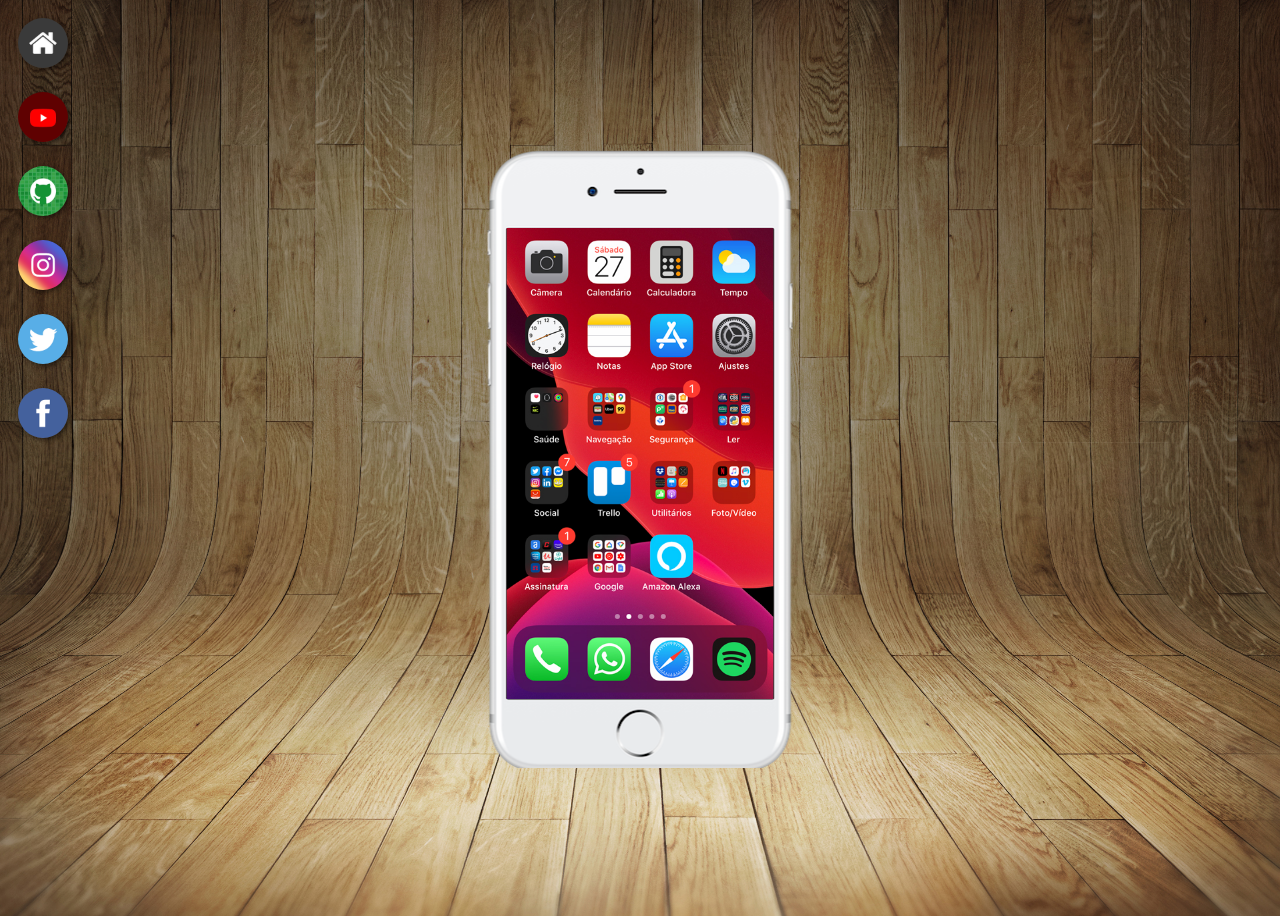
<file: index.html>
<!DOCTYPE html>
<html lang="pt-br">
<head>
    <meta charset="UTF-8">
    <meta name="viewport" content="width=device-width, initial-scale=1.0">
    <title>Projeto Redes Sociais</title>
    <link rel="stylesheet" href="estilos/style.css">
</head>
<body>
    <main>
        <section id="telefone">
            <iframe src="home.html" name="tela" id="tela" frameborder="0"> Seu navegador não é compativel com Iframe. :</iframe>

        </section>

        <section id="redes-sociais">
            <a href="home.html" target="tela" > <img src="imagens/logo-home.jpg" alt=""></a> <br>

            <a href="yotube.html" target="tela"> <img src="imagens/logo-youtube.jpg" alt=""></a> <br>

            <a href="github.html" target="tela"> <img src="imagens/logo-github.jpg" alt=""></a> <br>


            <a href="instagram.html" target="tela"> <img src="imagens/logo-instagram.jpg" alt=""></a> <br>

            <a href="tuiter.html" target="tela"> <img src="imagens/logo-twitter.jpg" alt=""></a> <br>

            <a href="facebook.html" target="tela"> <img src="imagens/logo-facebook.jpg" alt=""></a> <br>


        </section>


    </main>
</body>
</html>
</file>
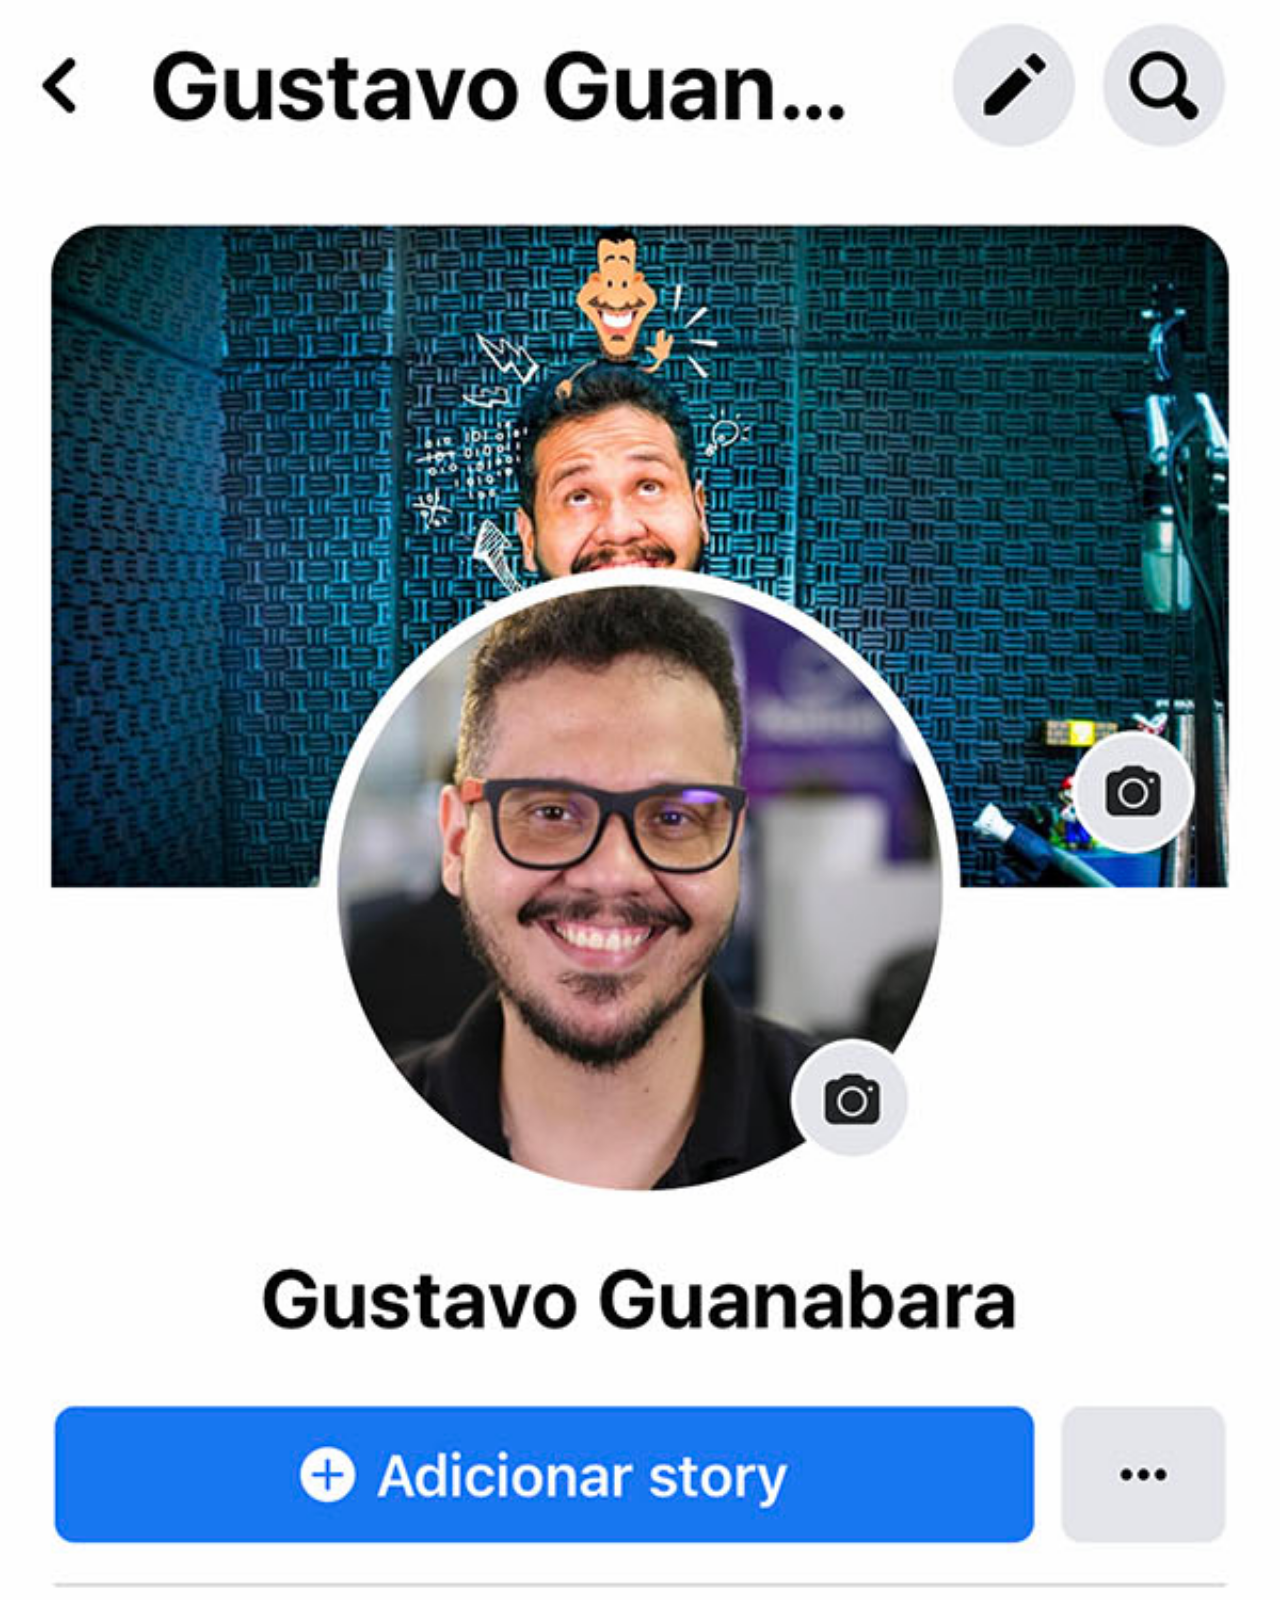
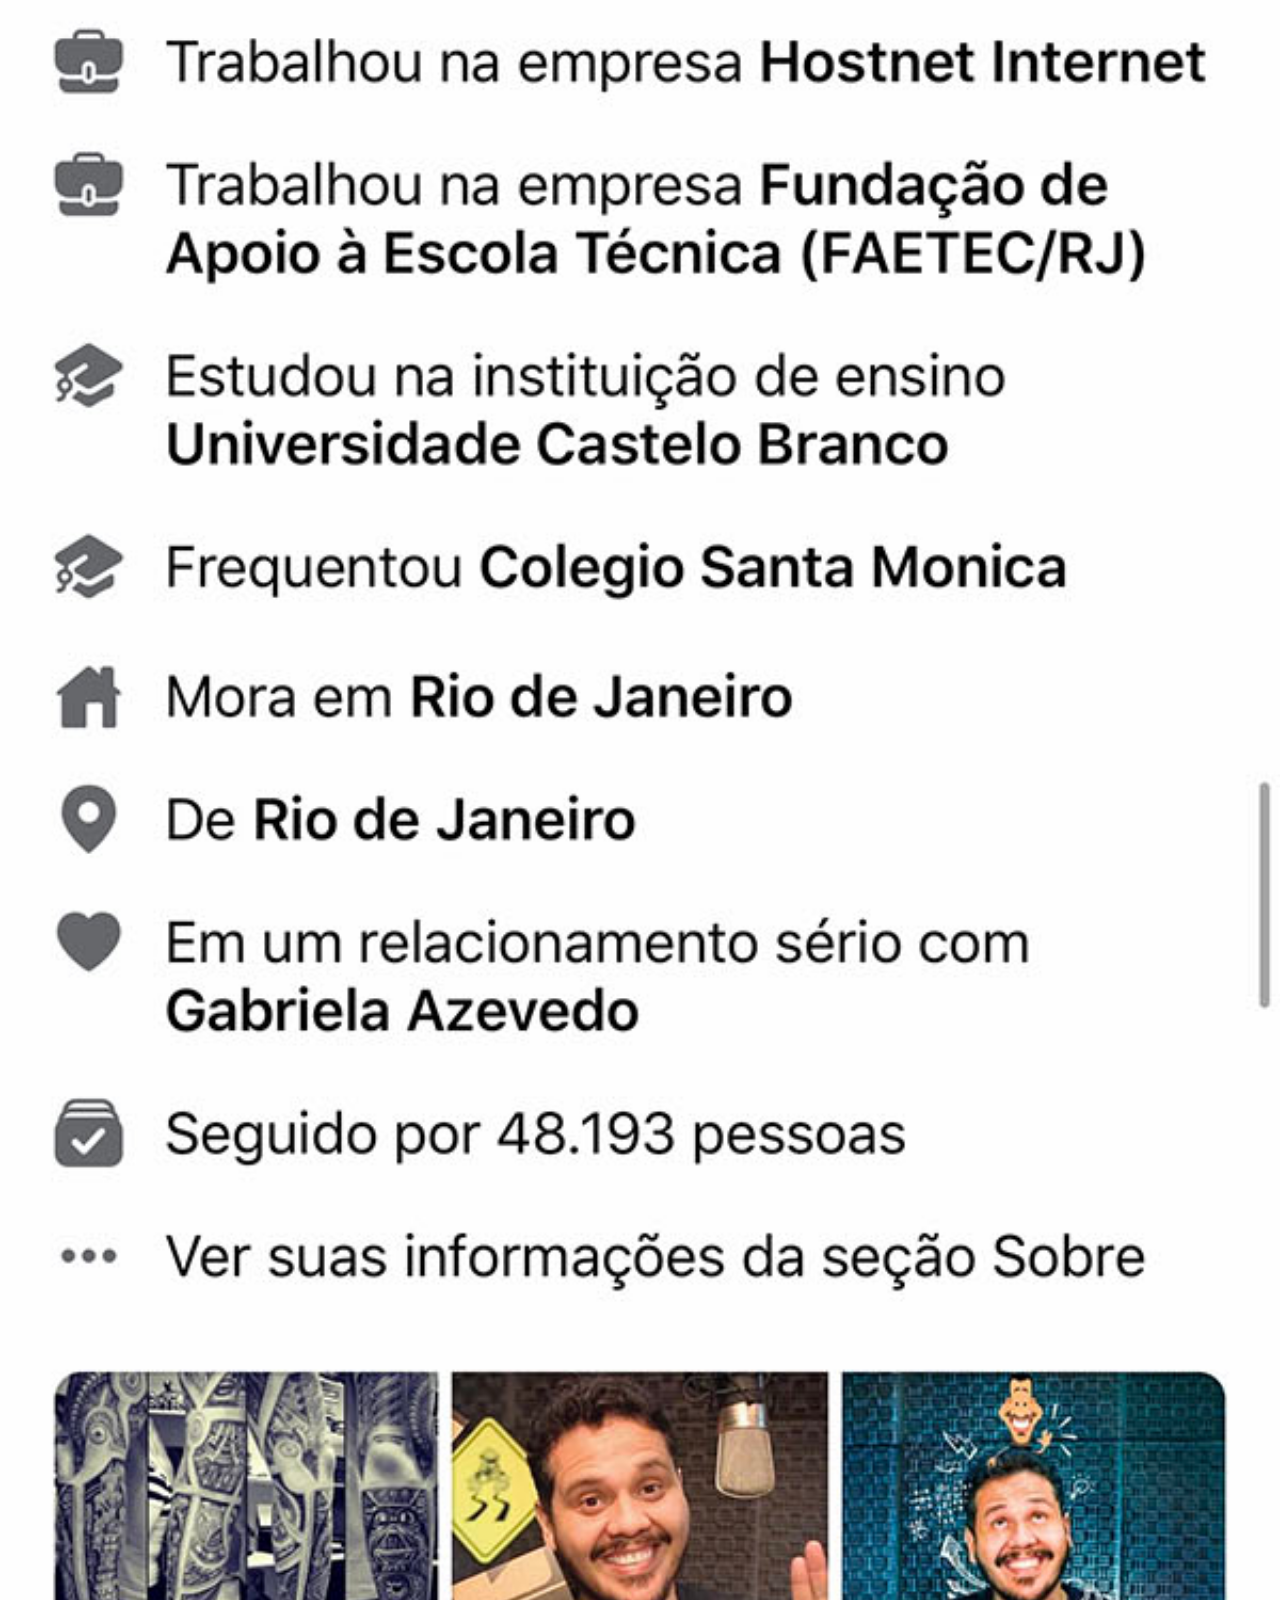
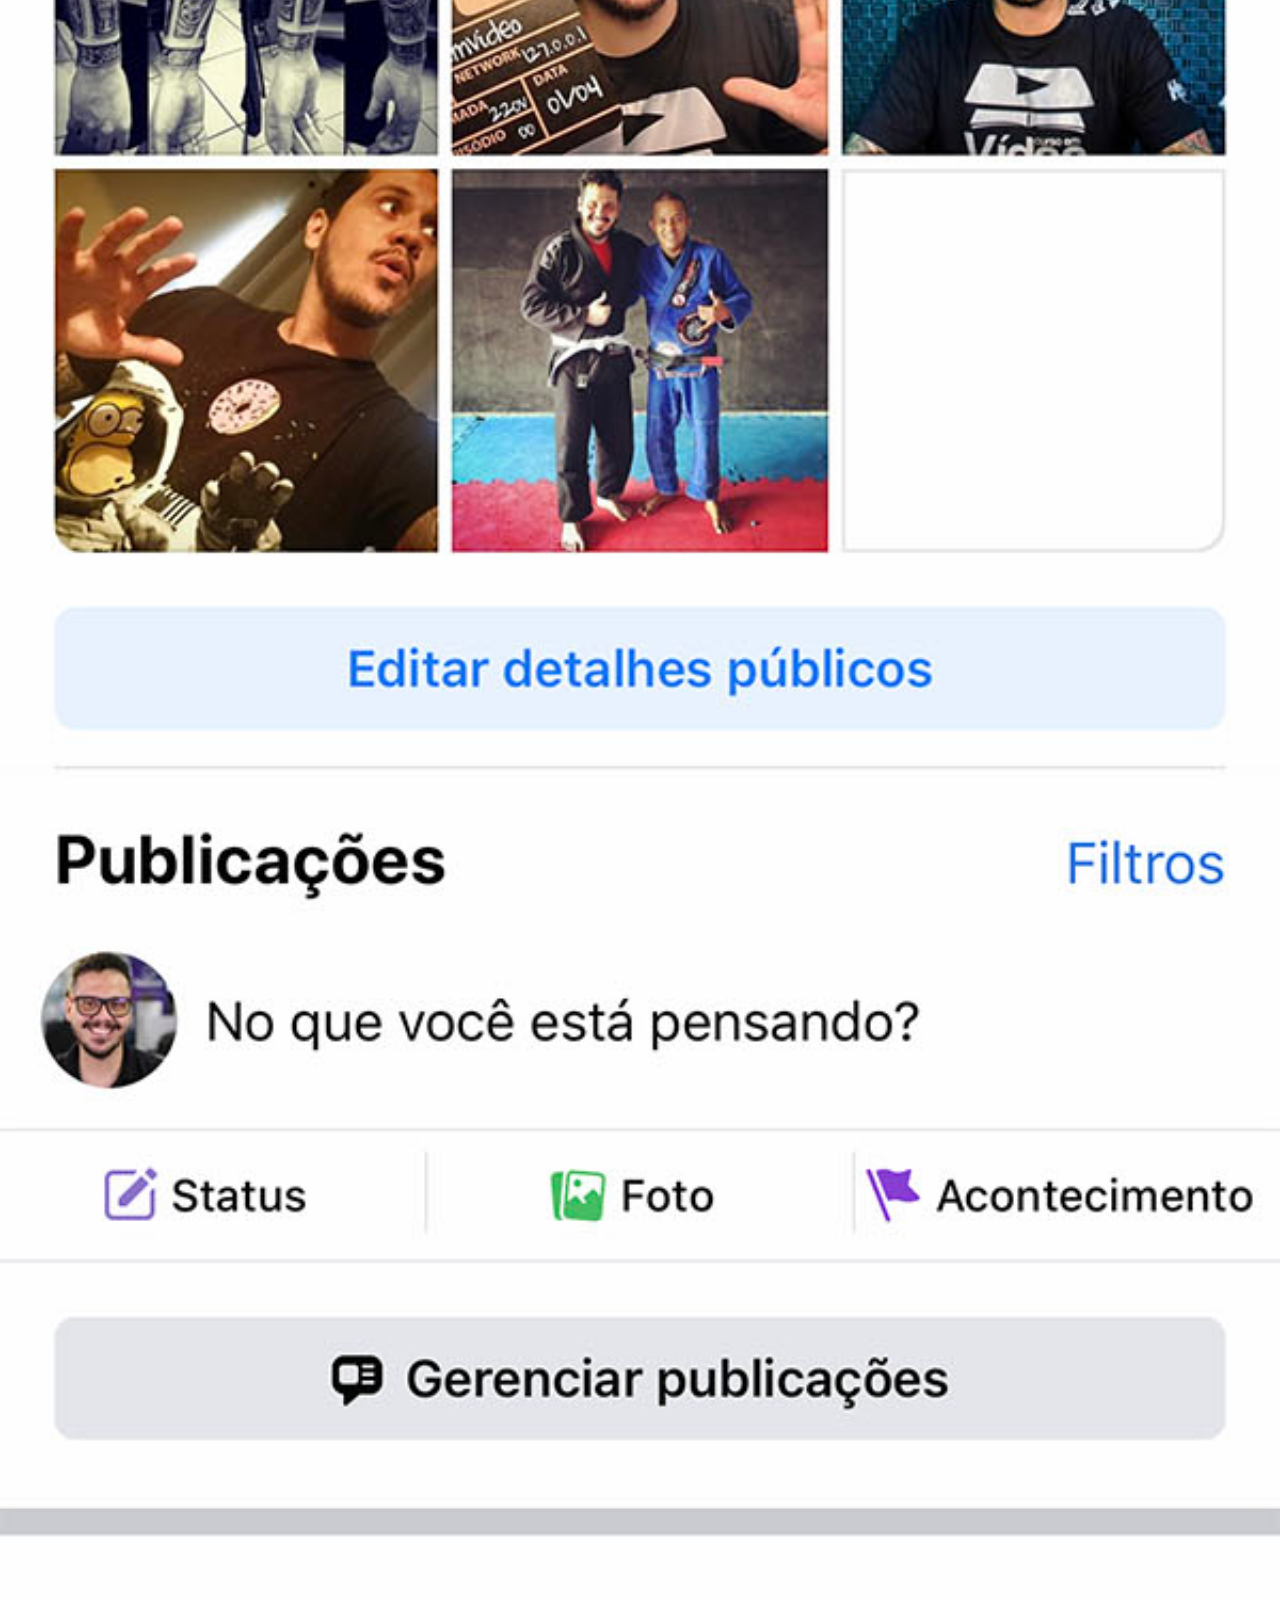
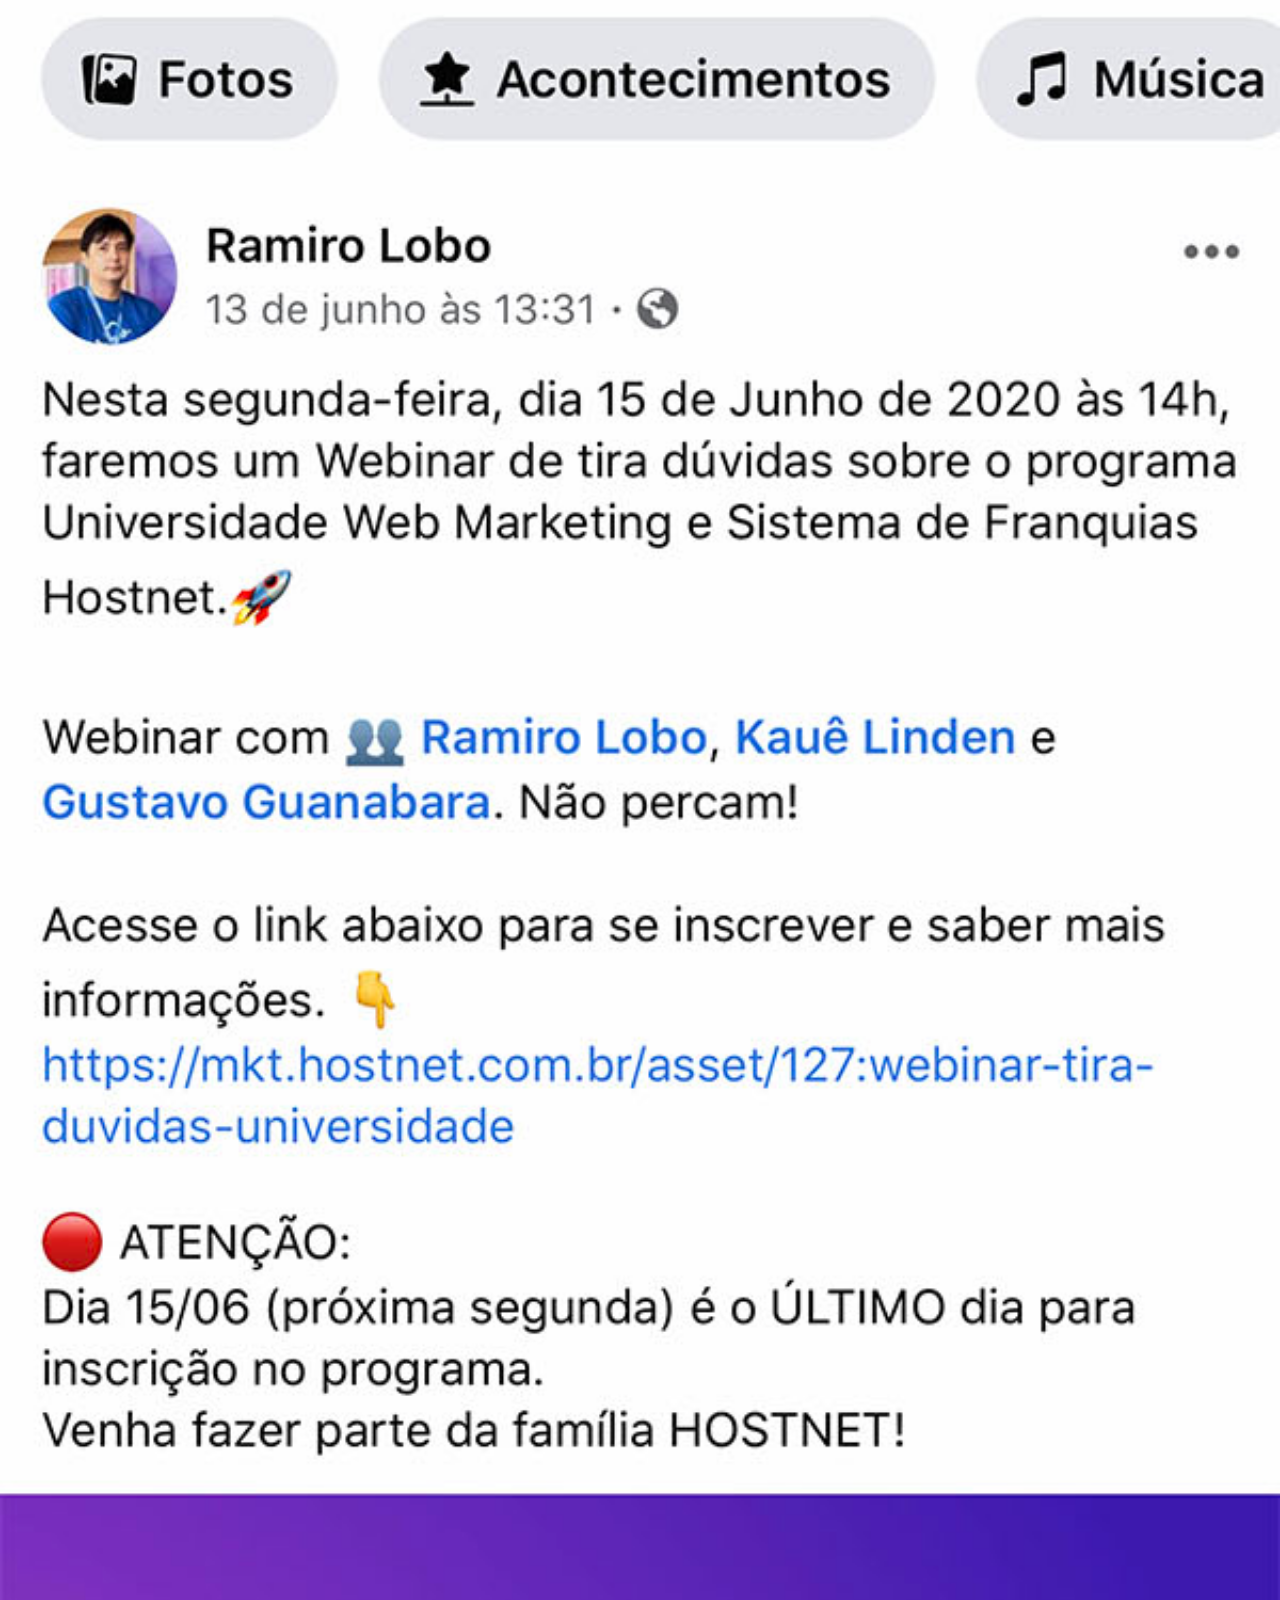
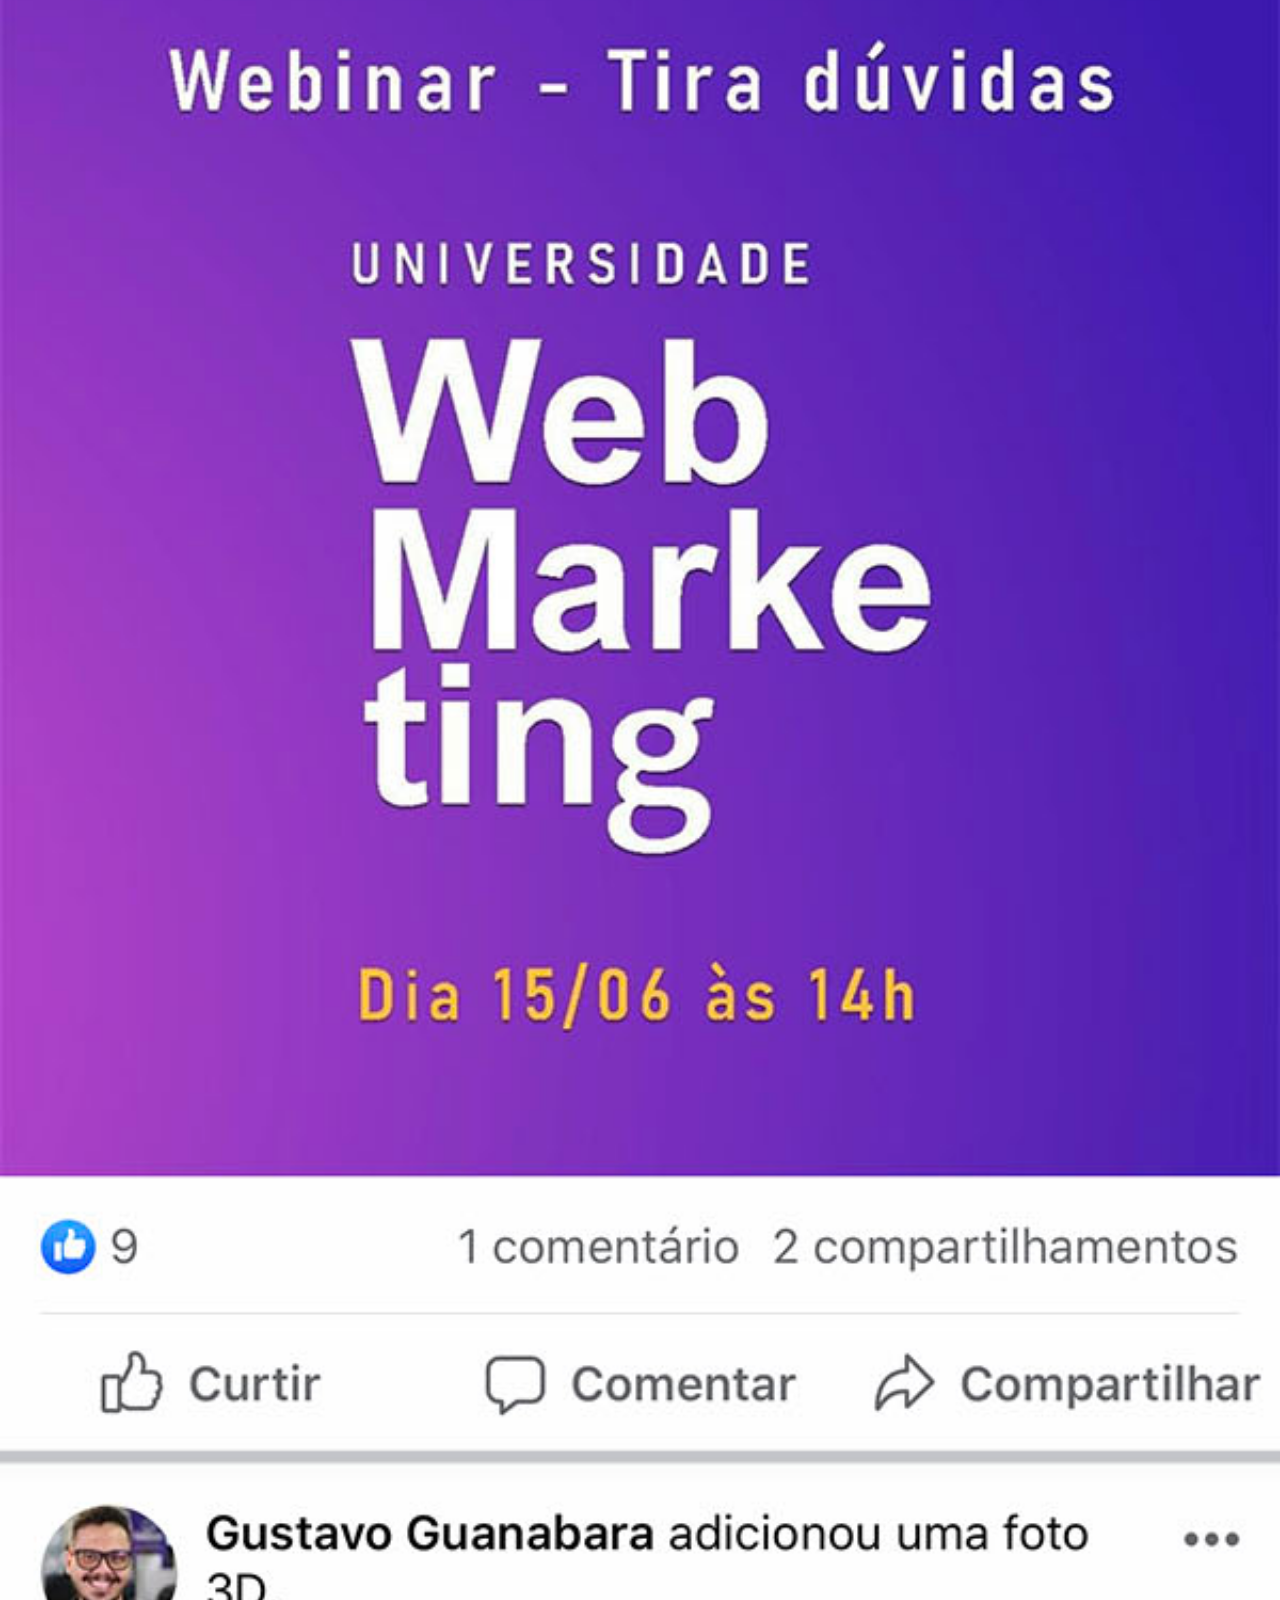
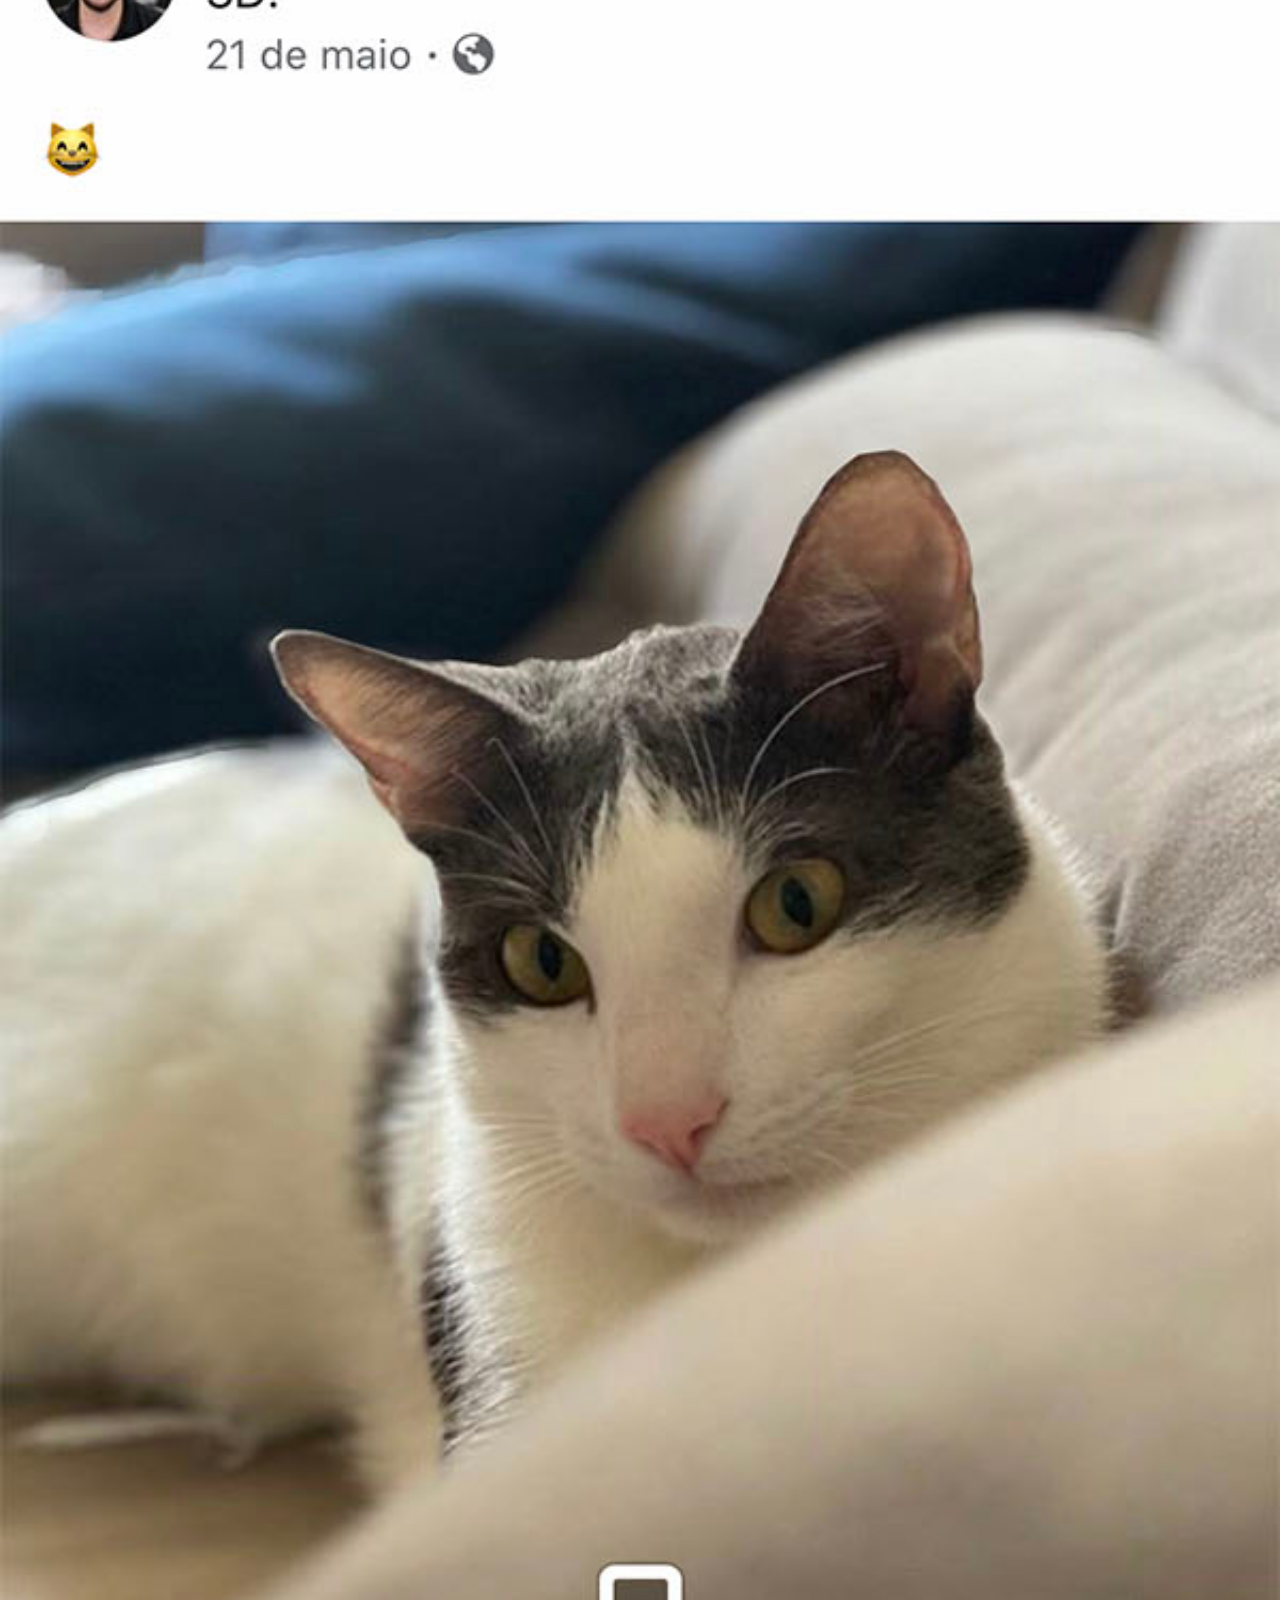
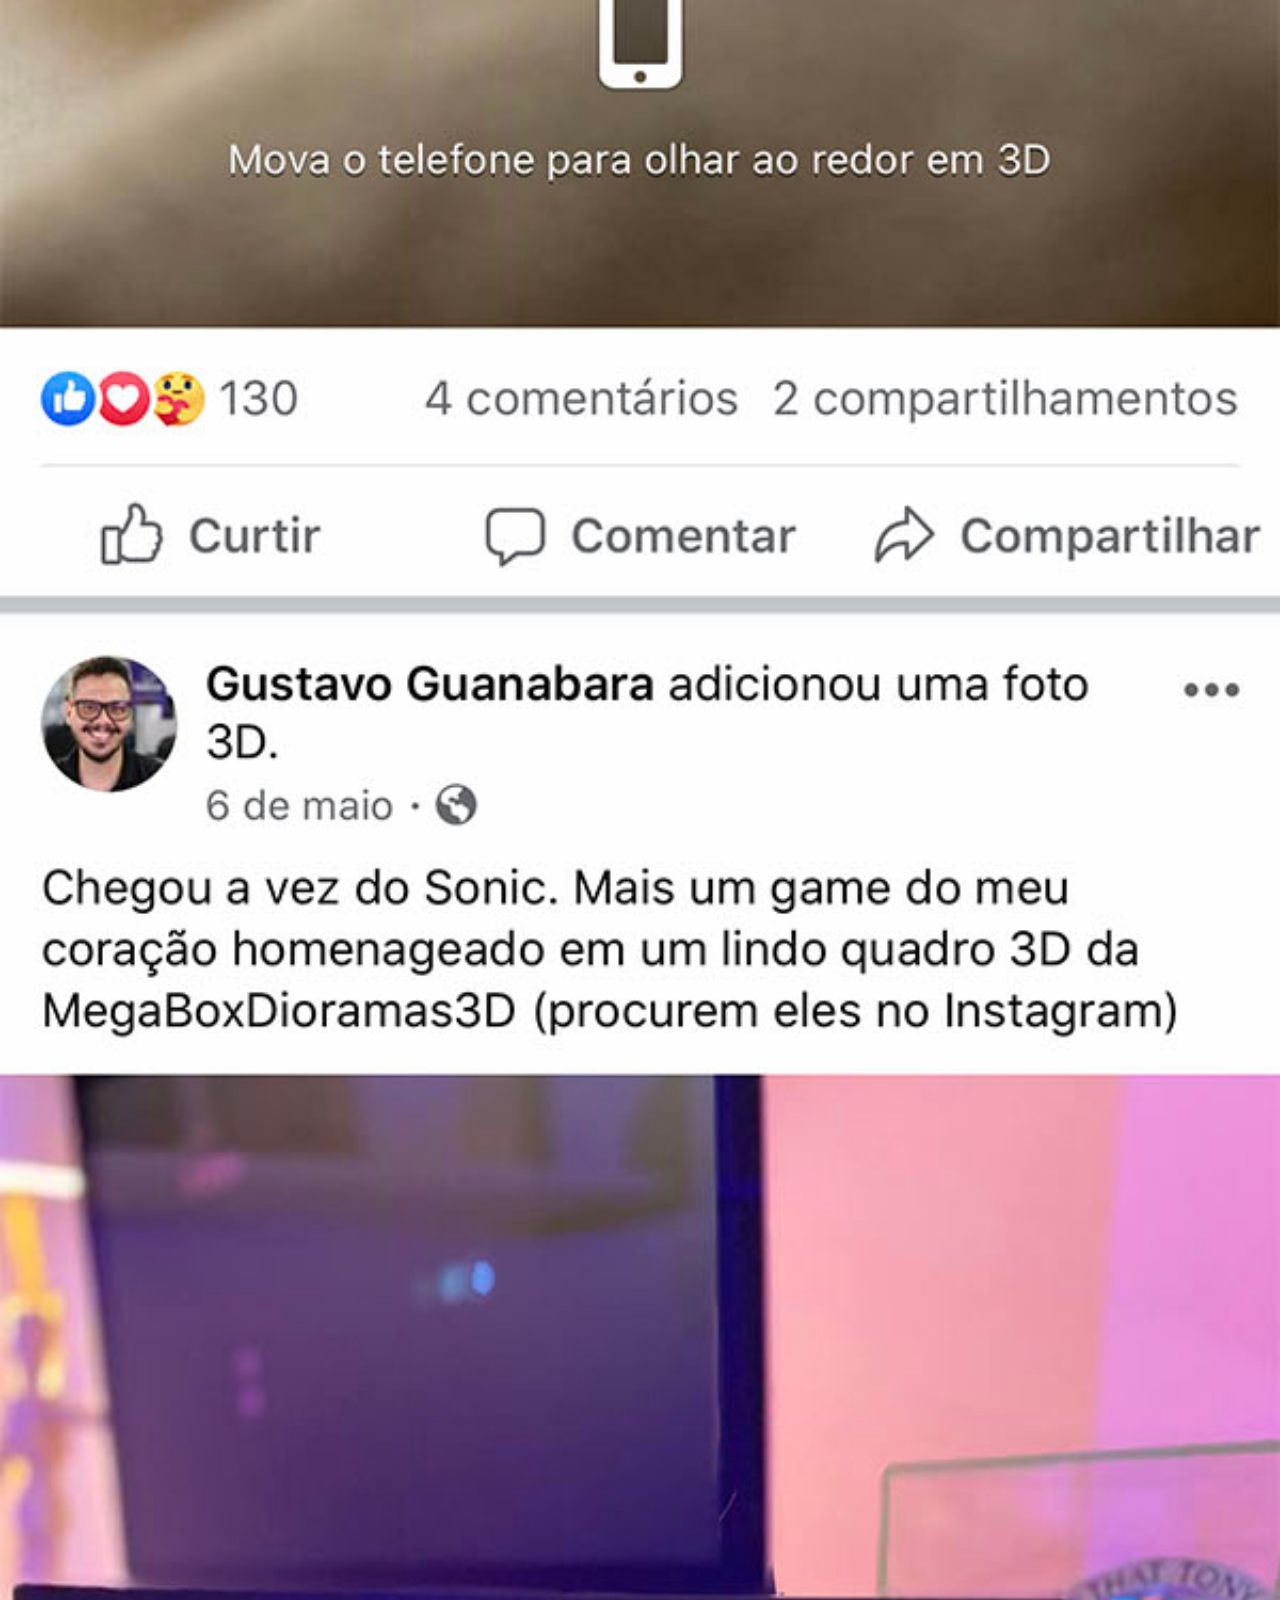
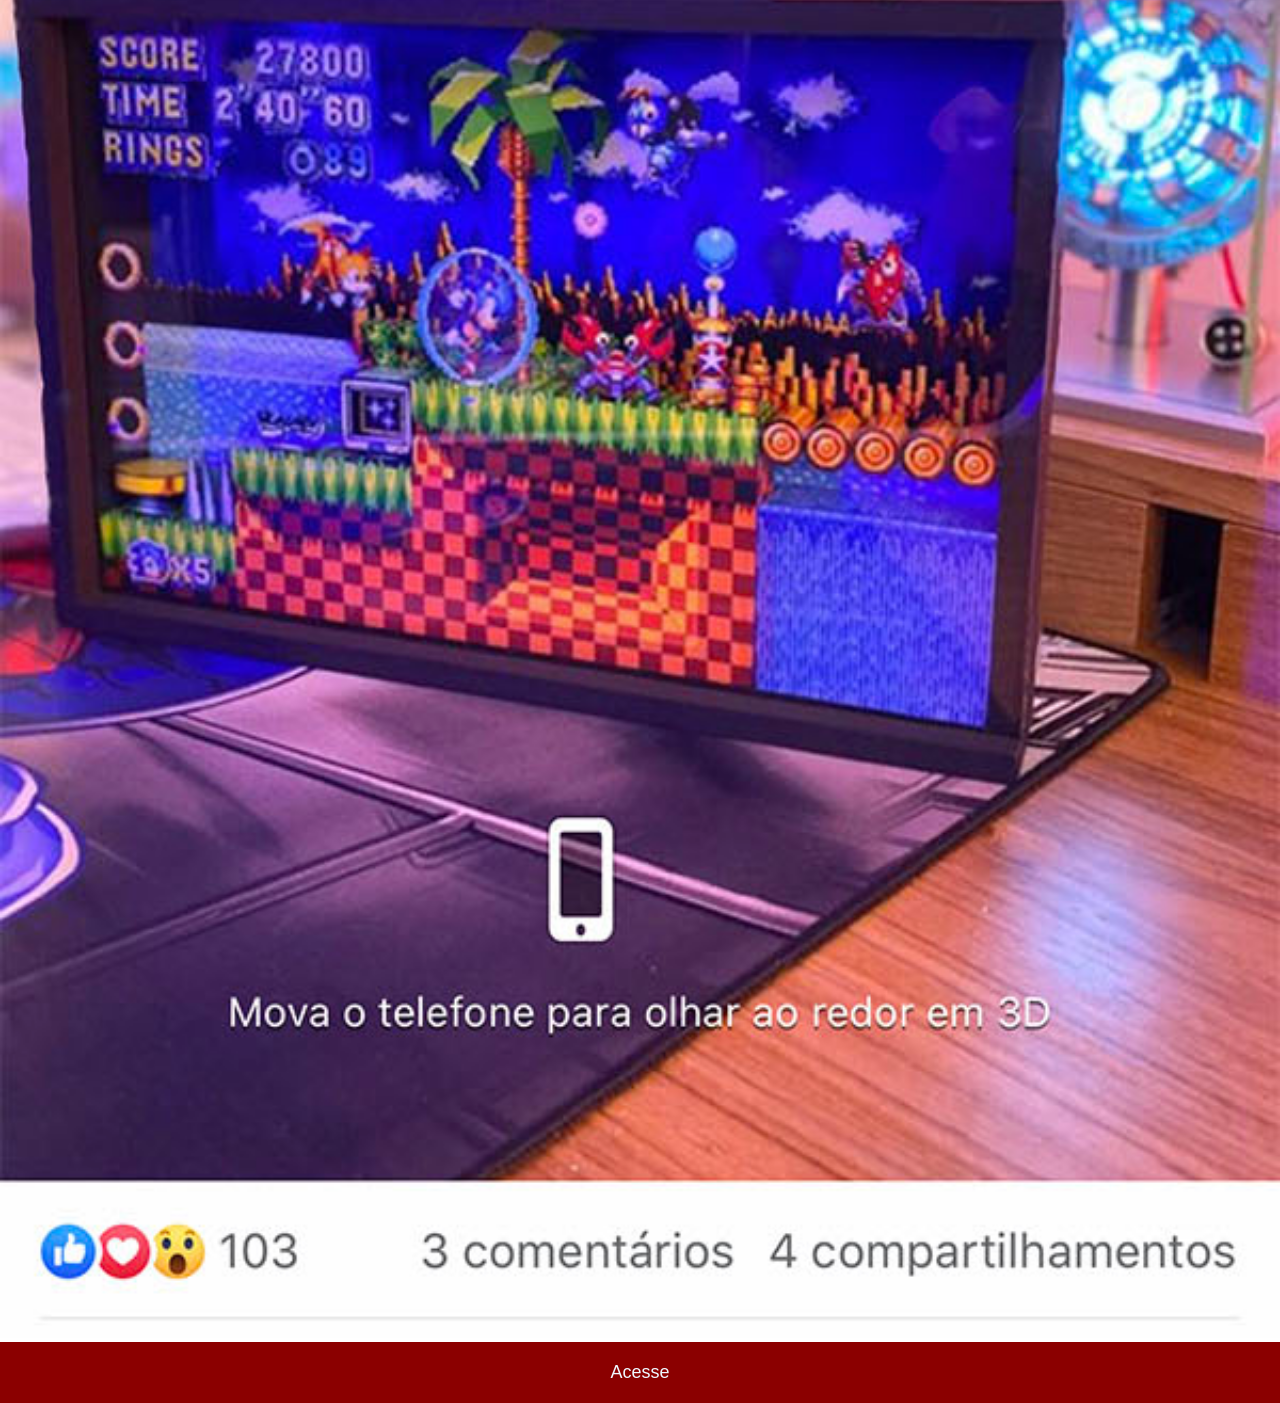
<file: facebook.html>
<!DOCTYPE html>
<html lang="pt-br">
<head>
    <meta charset="UTF-8">
    <meta name="viewport" content="width=device-width, initial-scale=1.0">
    <title>Facebook</title>
    <link rel="stylesheet" href="estilos/social.css">
</head>
<body>
    <img src="imagens/tela-facebook.jpg" alt="Facebook">
    <a href="https://www.facebook.com/gustavoguanabara/">Acesse</a>
</body>
</html>
</file>
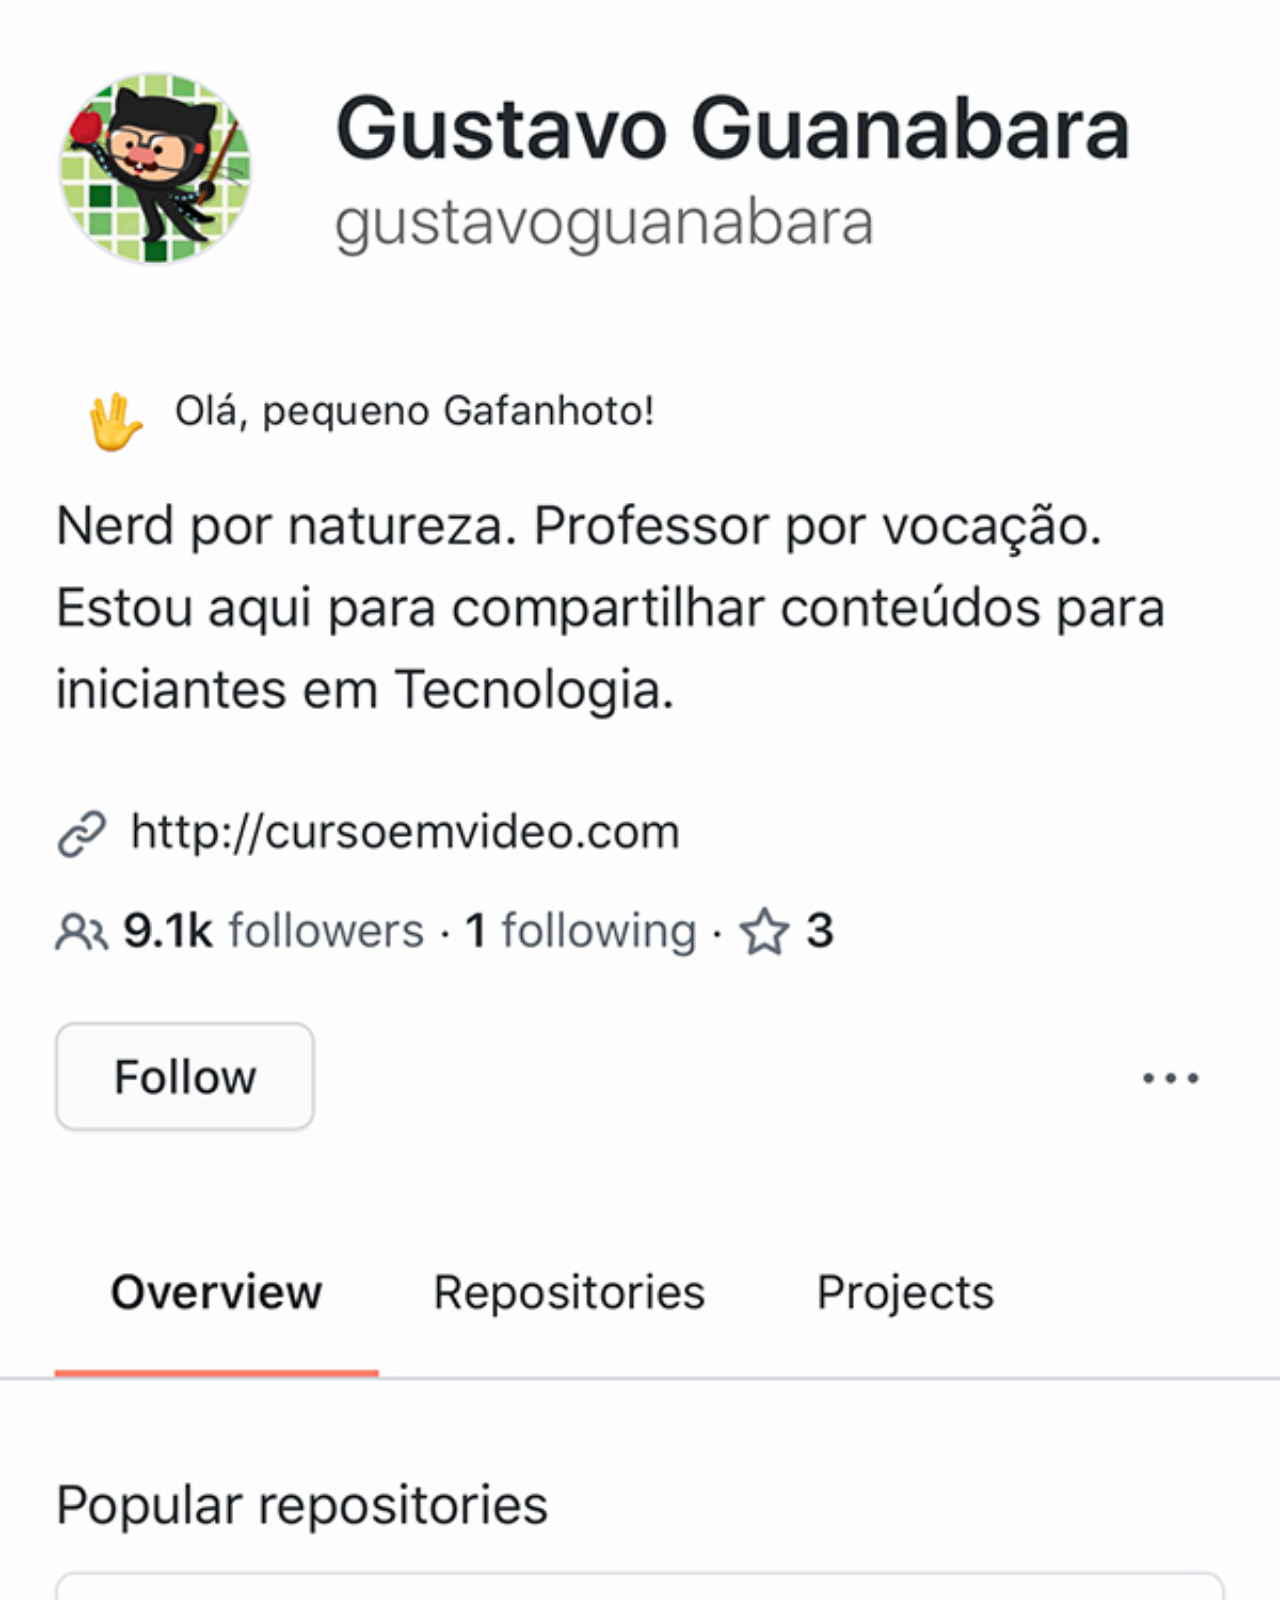
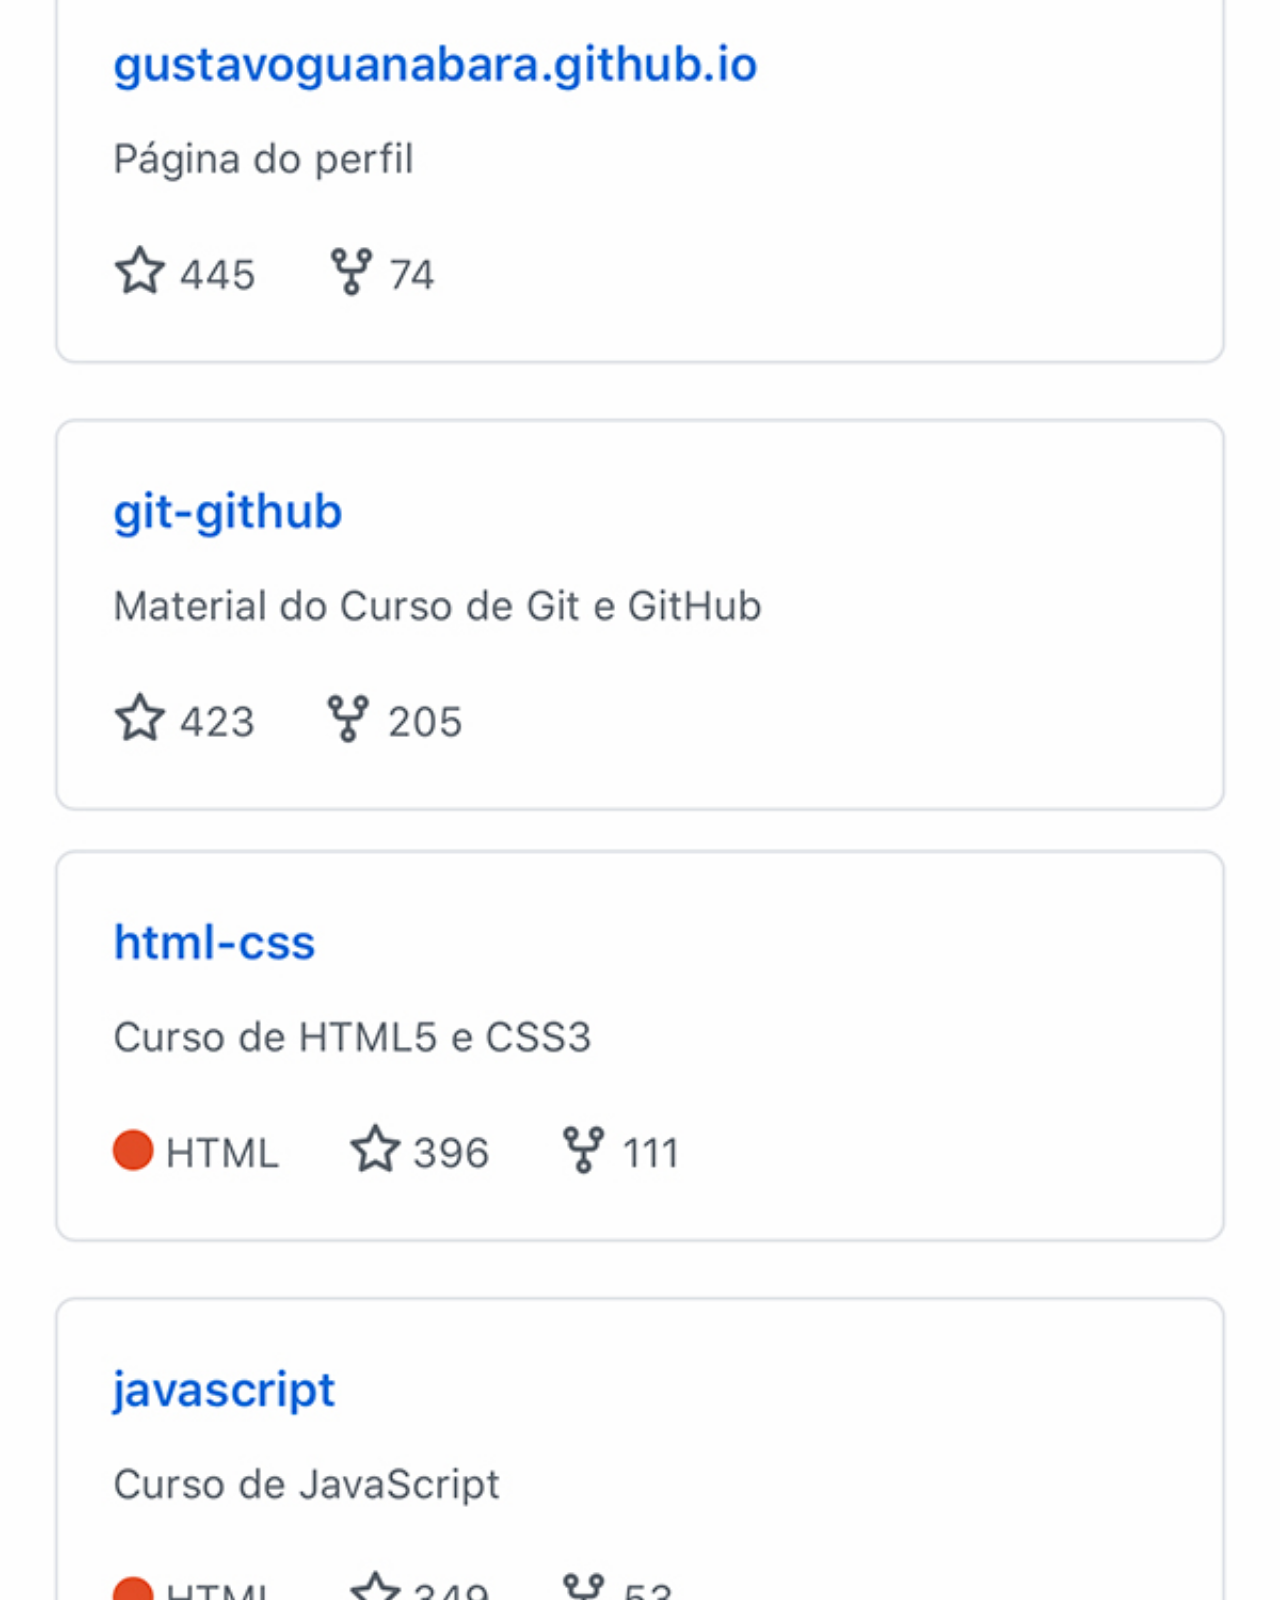
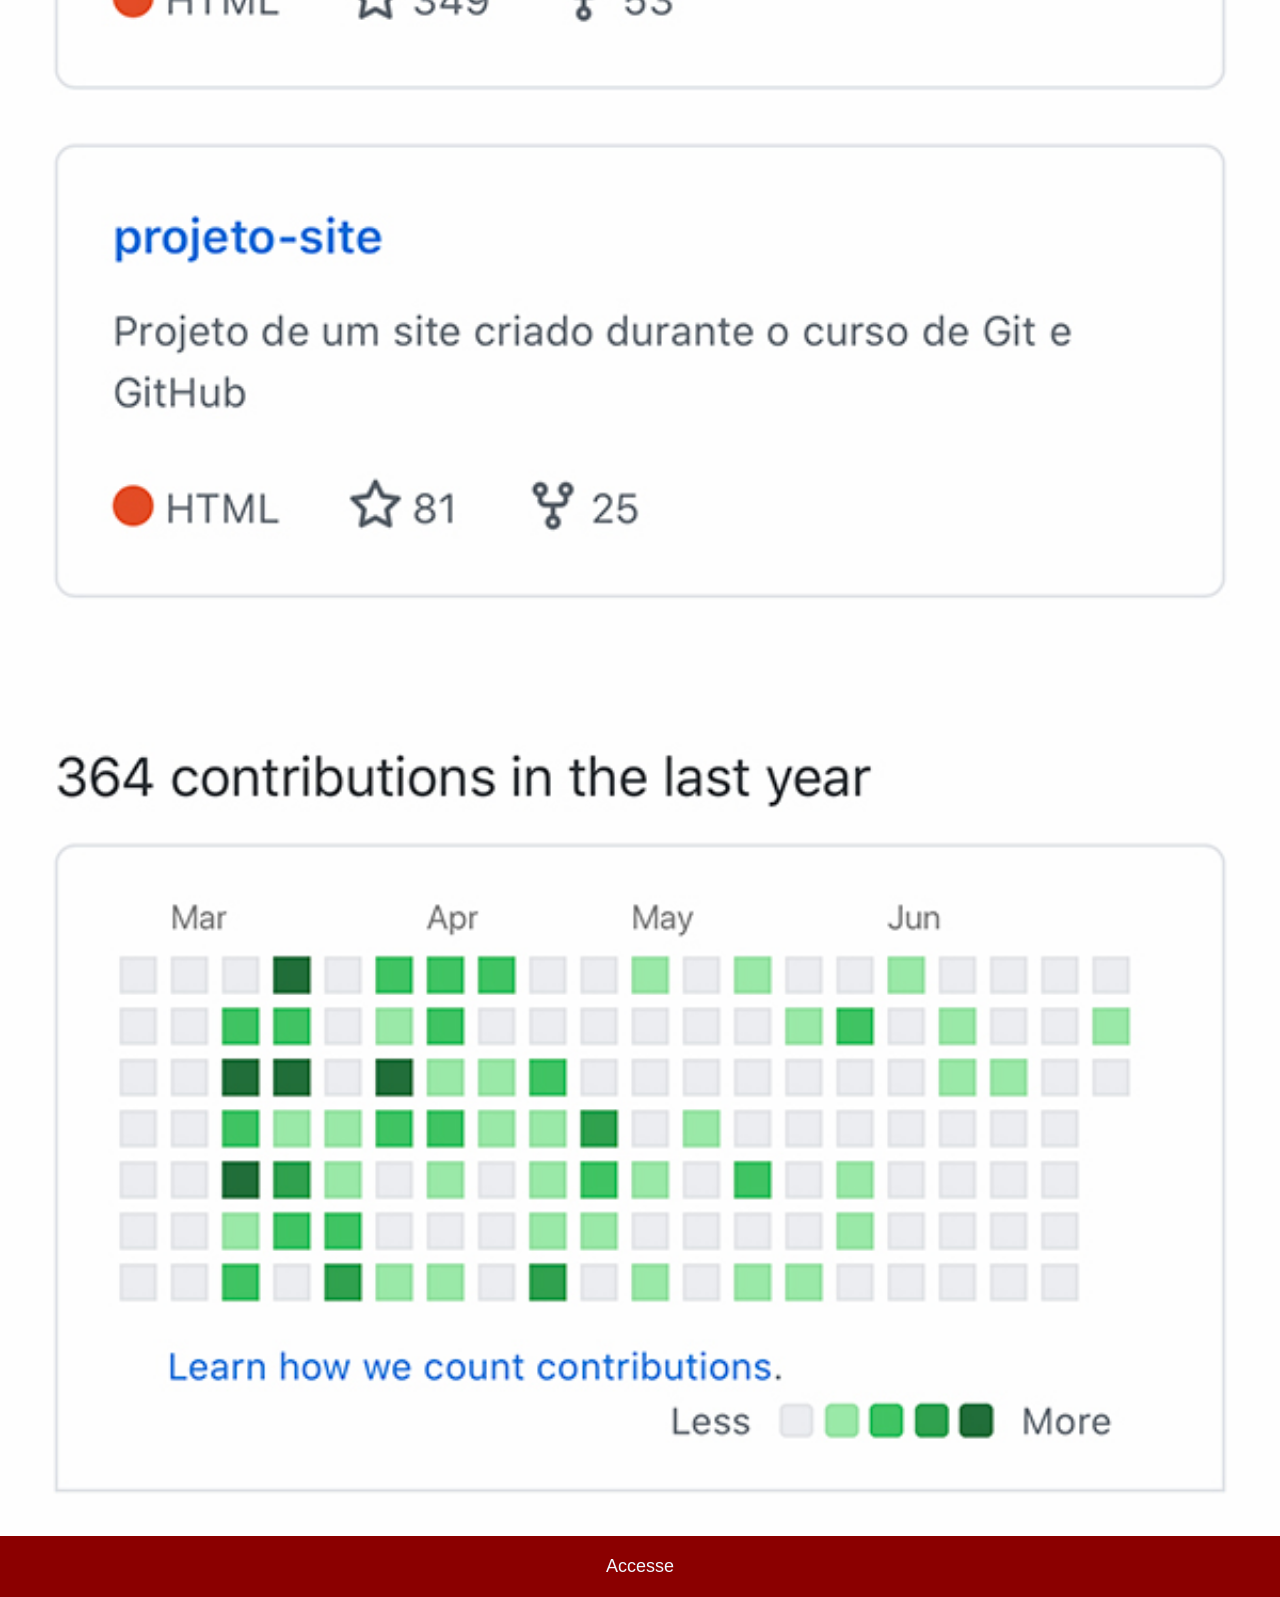
<file: github.html>
<!DOCTYPE html>
<html lang="pt-br">
<head>
    <meta charset="UTF-8">
    <meta name="viewport" content="width=device-width, initial-scale=1.0">
    <title>Github</title>
    <link rel="stylesheet" href="estilos/social.css">
</head>
<body>
    <img src="imagens/tela-github.jpg" alt="Github">
    <a href="https://gustavoguanabara.github.io/" target="_blank">Accesse</a>
</body>
</html>
</file>
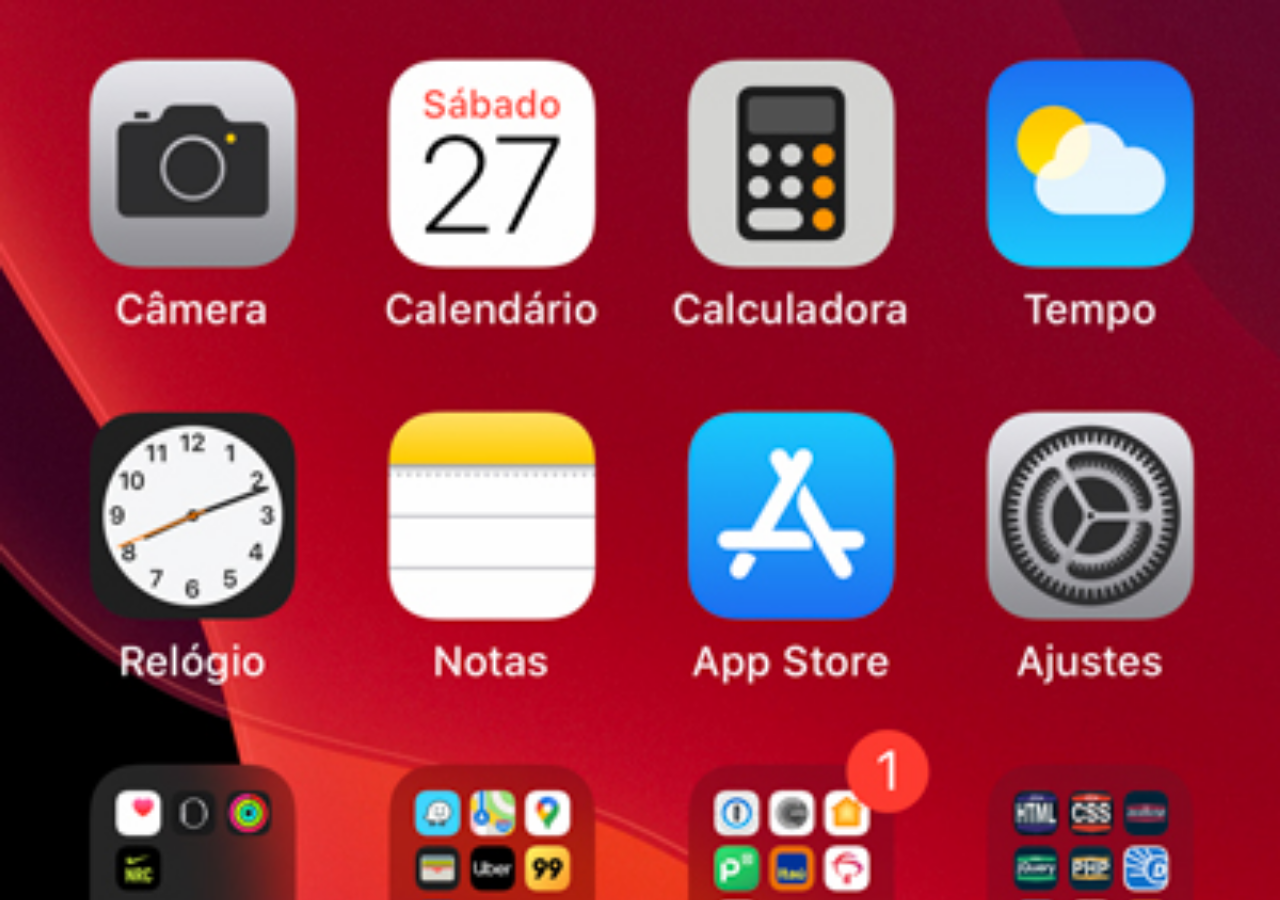
<file: home.html>
<!DOCTYPE html>
<html lang="pt-br">
<head>
    <meta charset="UTF-8">
    <meta name="viewport" content="width=device-width, initial-scale=1.0">
    <title>Home</title>
</head>
<style>
    body{
        margin: 0px;
        padding: 0px;

        width: 100vw;
        height: 100vh;
        background: black url('imagens/tela-home.jpg') no-repeat  top center;
        background-size: cover;
    }
    

</style>
<body>
    
</body>
</html>
</file>
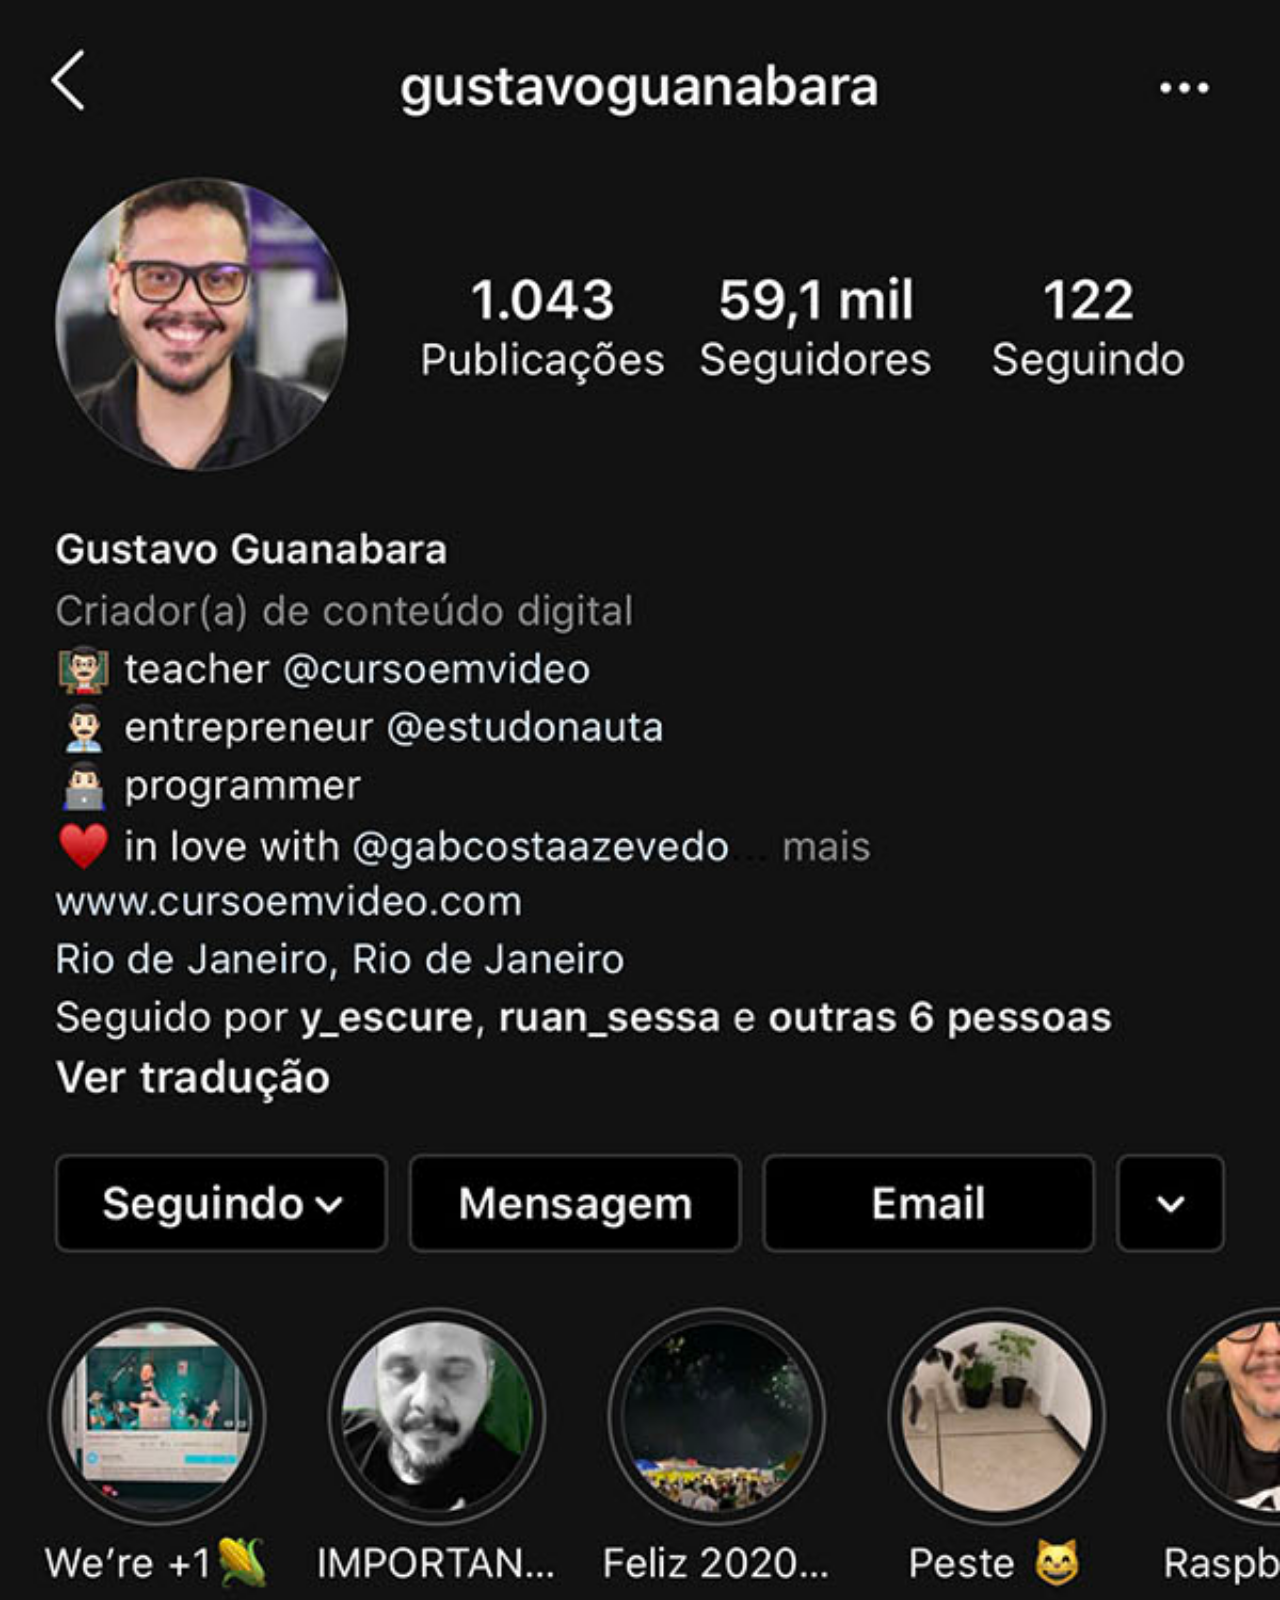
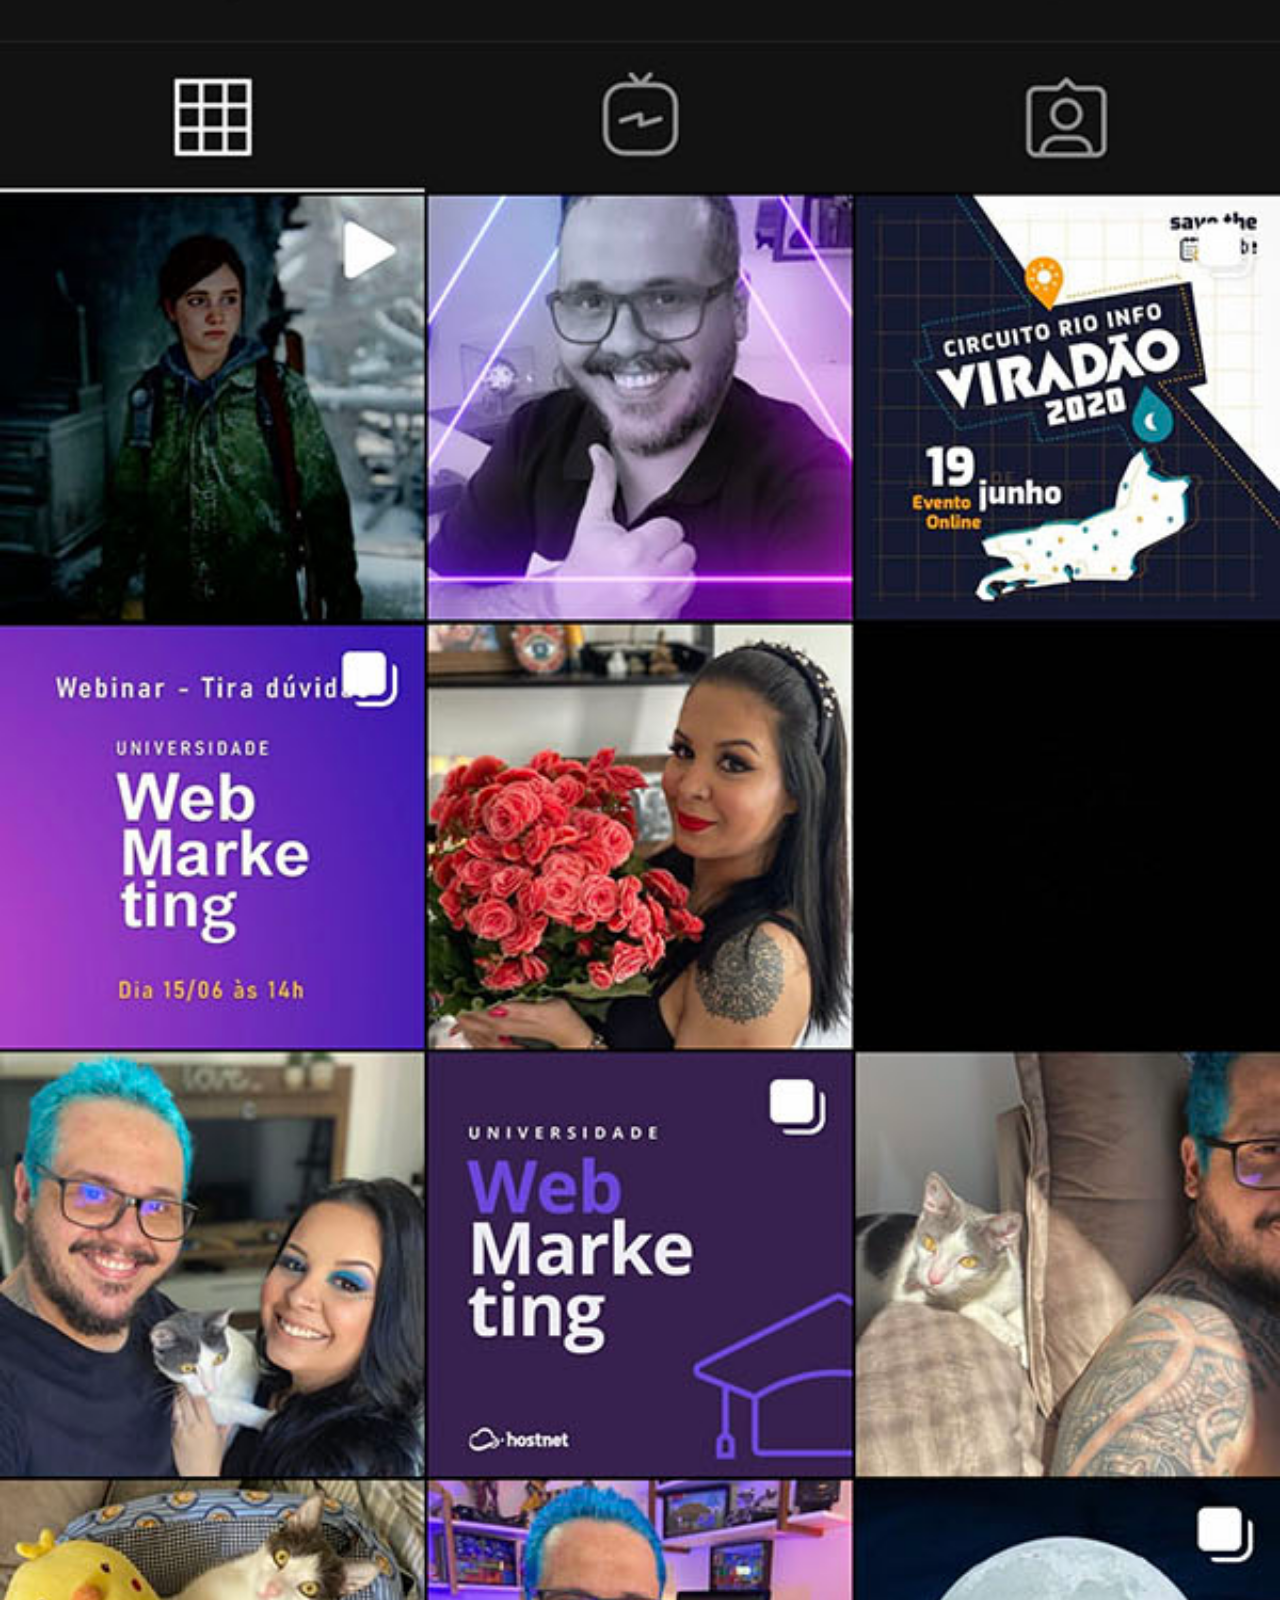
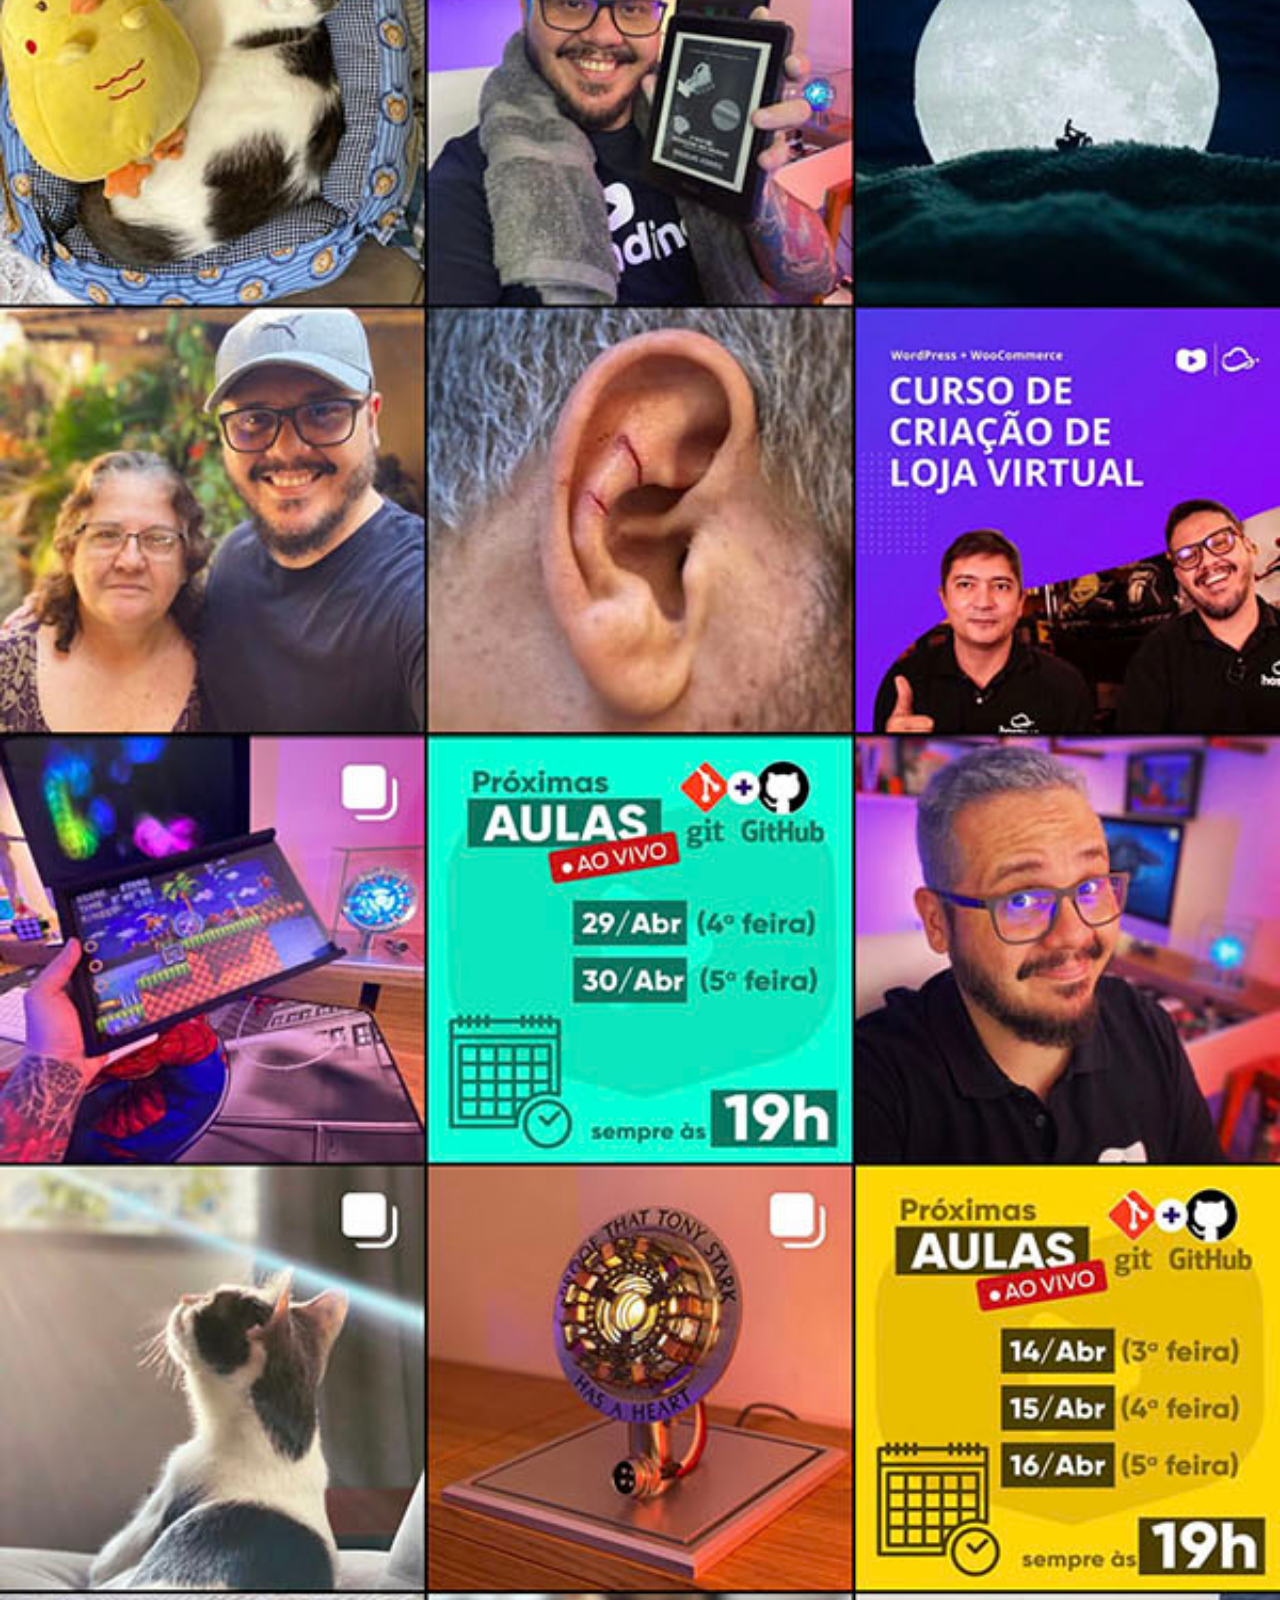
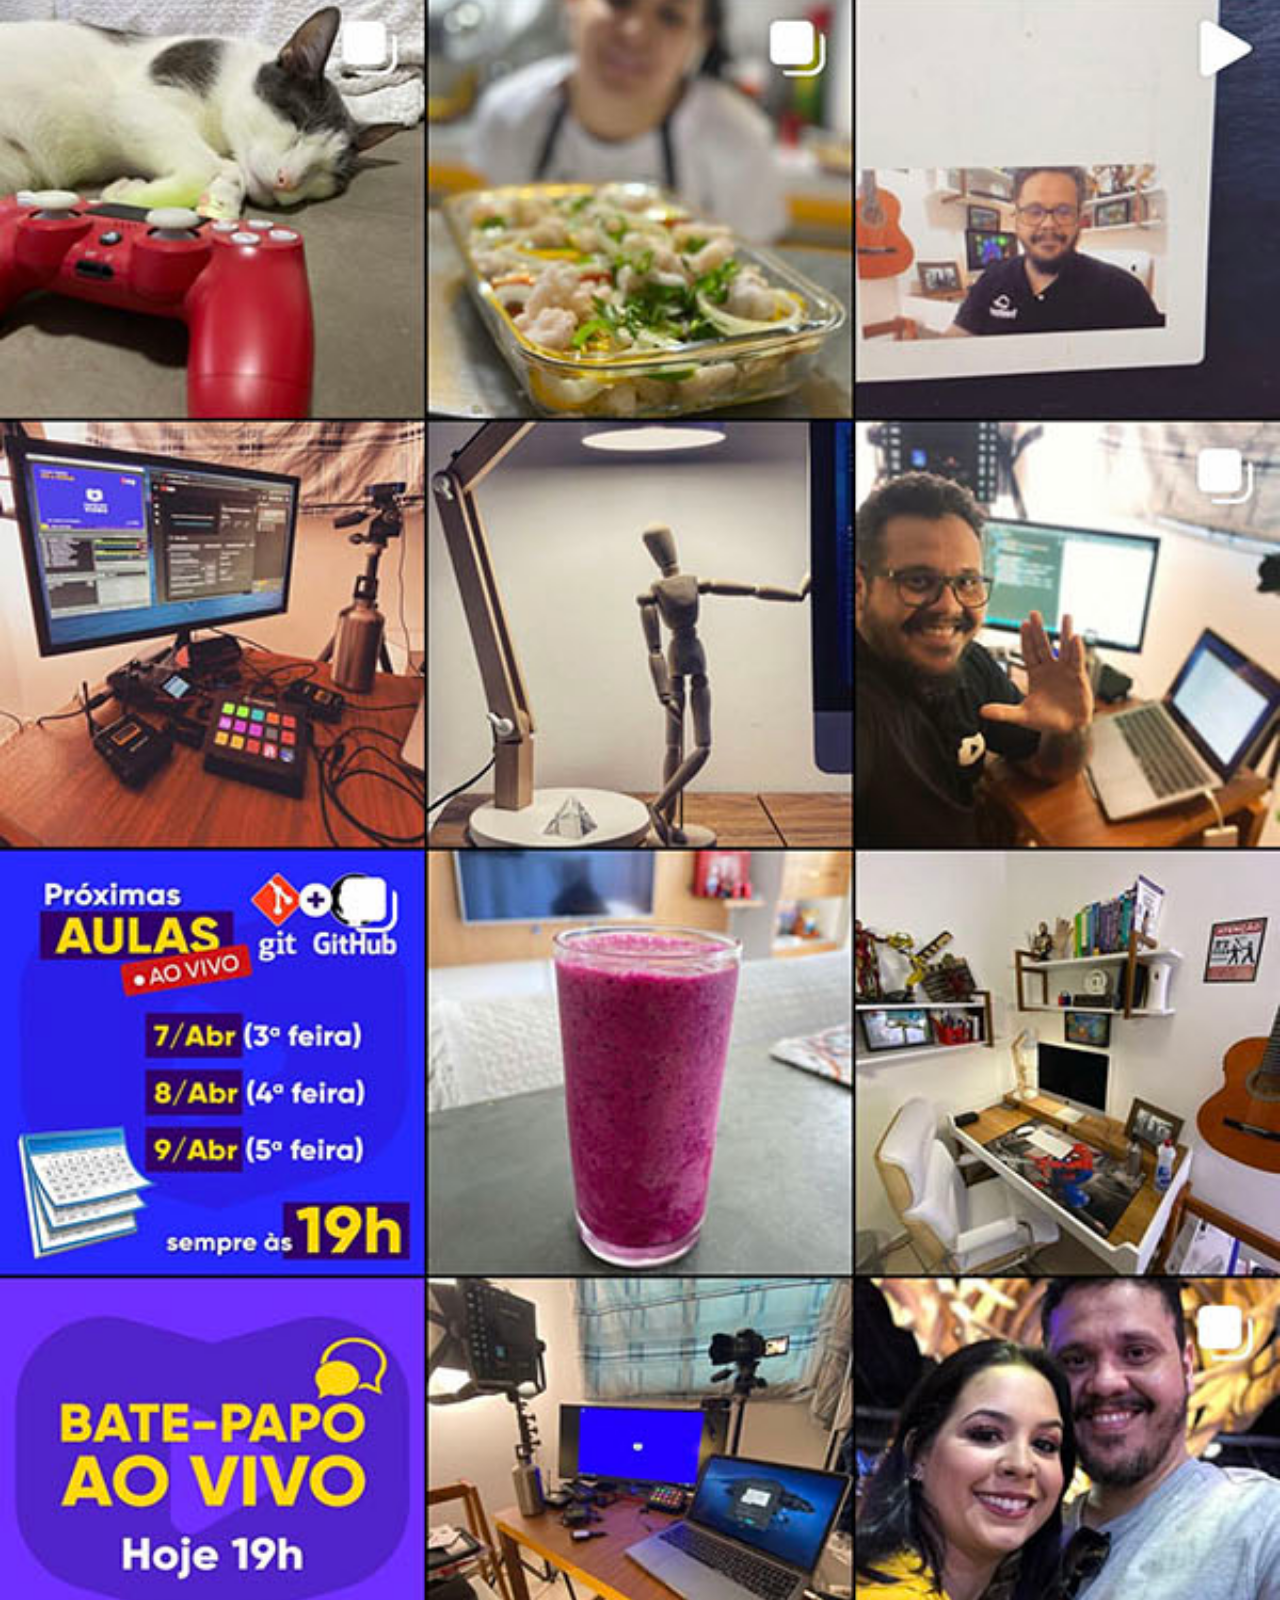
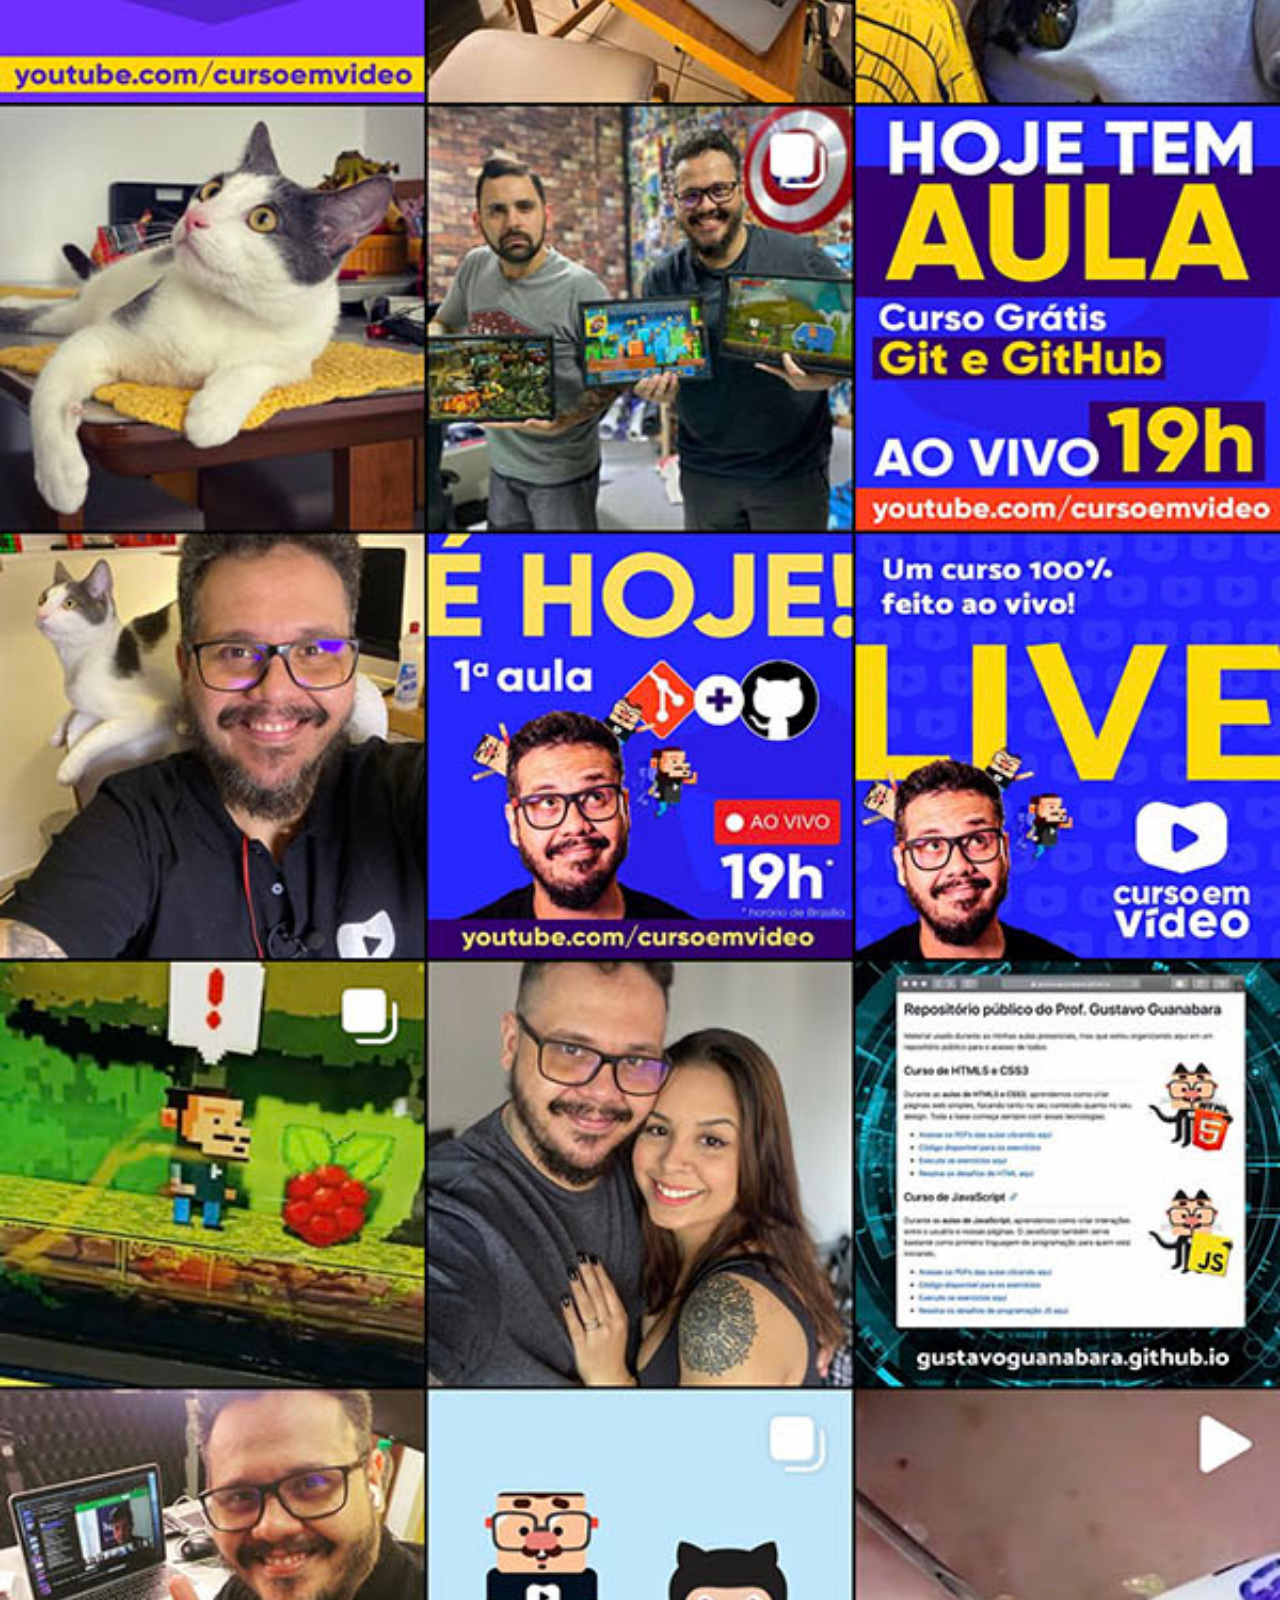
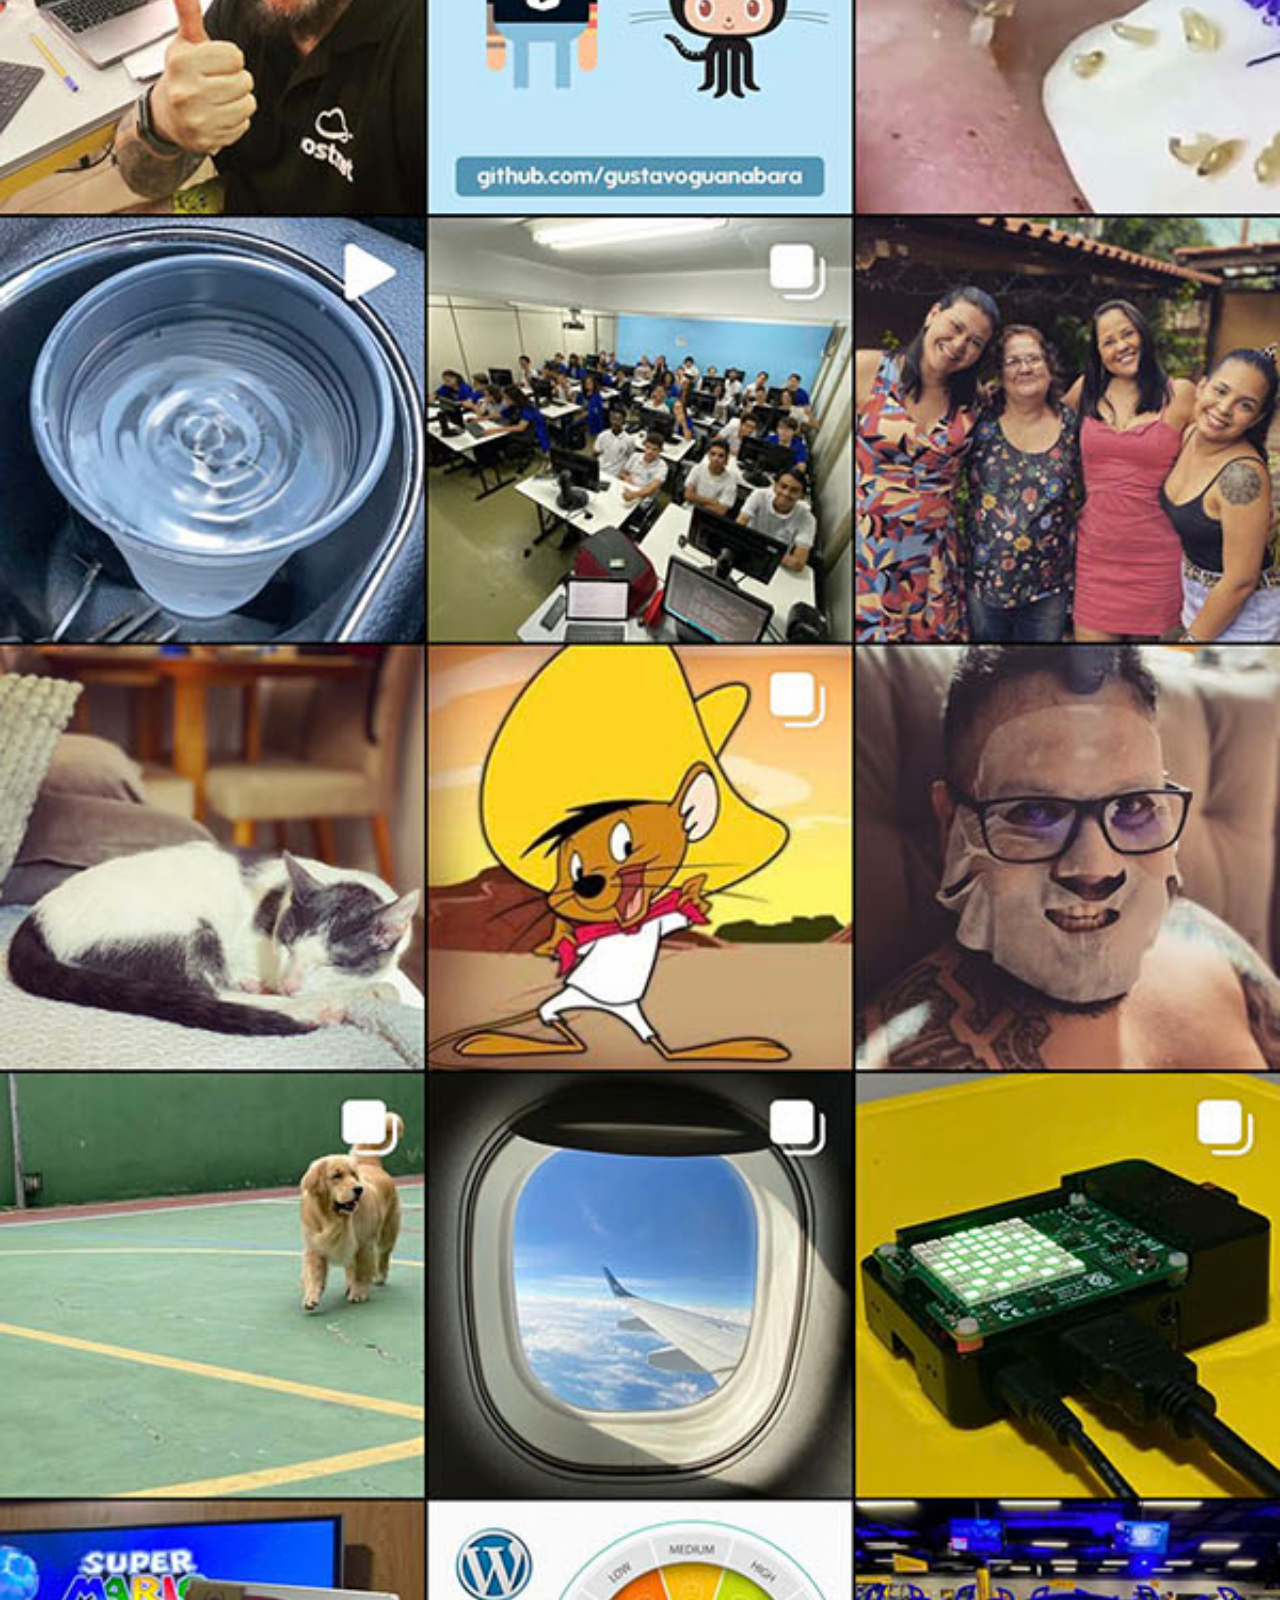
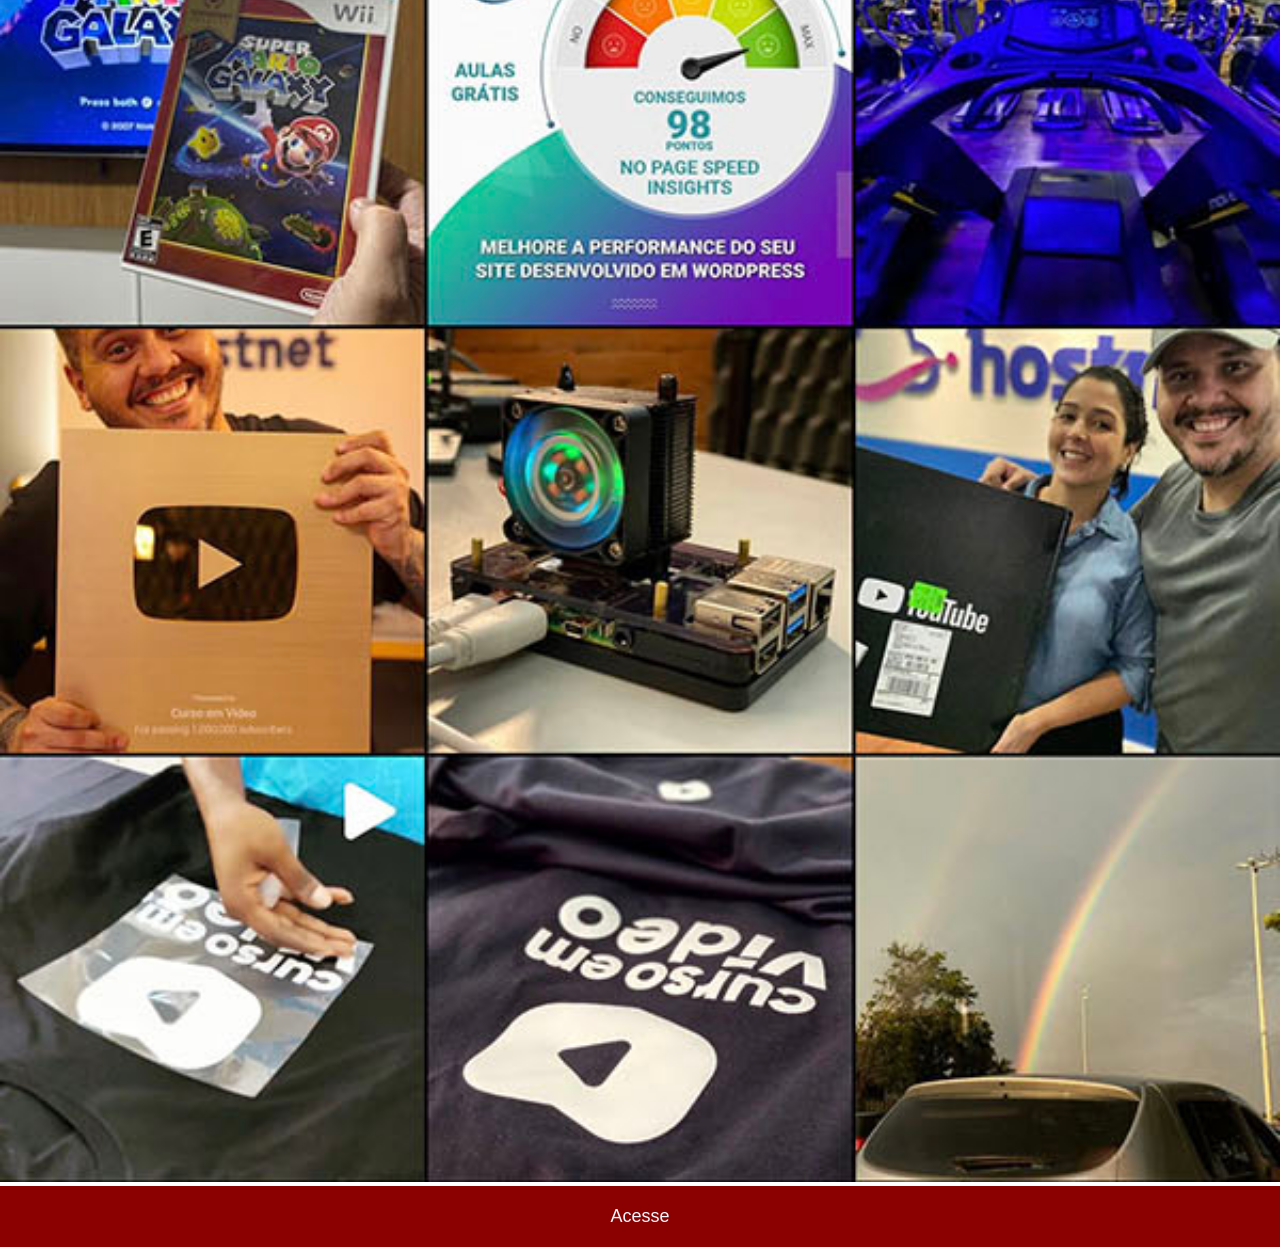
<file: instagram.html>
<!DOCTYPE html>
<html lang="pt-br">
<head>
    <meta charset="UTF-8">
    <meta name="viewport" content="width=device-width, initial-scale=1.0">
    <title>instagram</title>
    <link rel="stylesheet" href="estilos/social.css">
</head>
<body>
    <img src="imagens/tela-instagram.jpg" alt="Instagram">
    <a href="https://www.instagram.com/mymedic_clinzor/">Acesse</a>
</body>
</html>
</file>
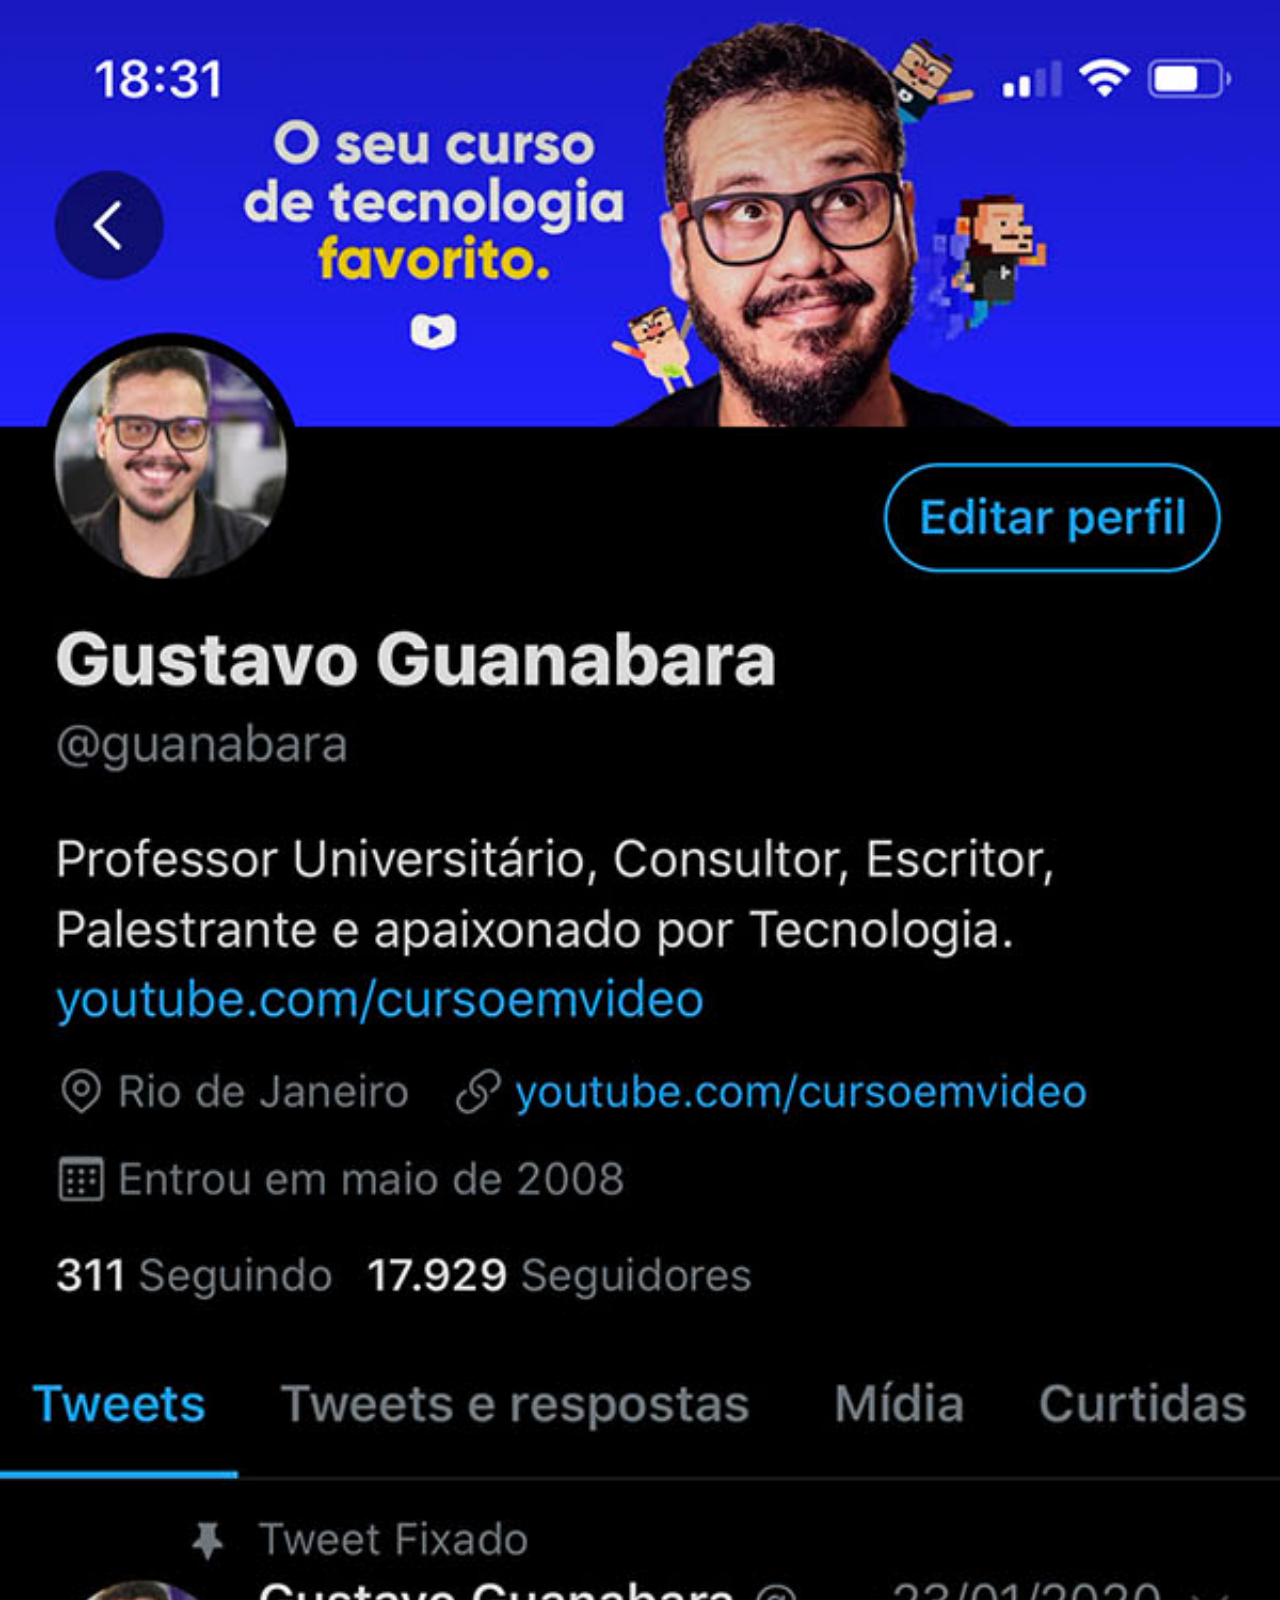
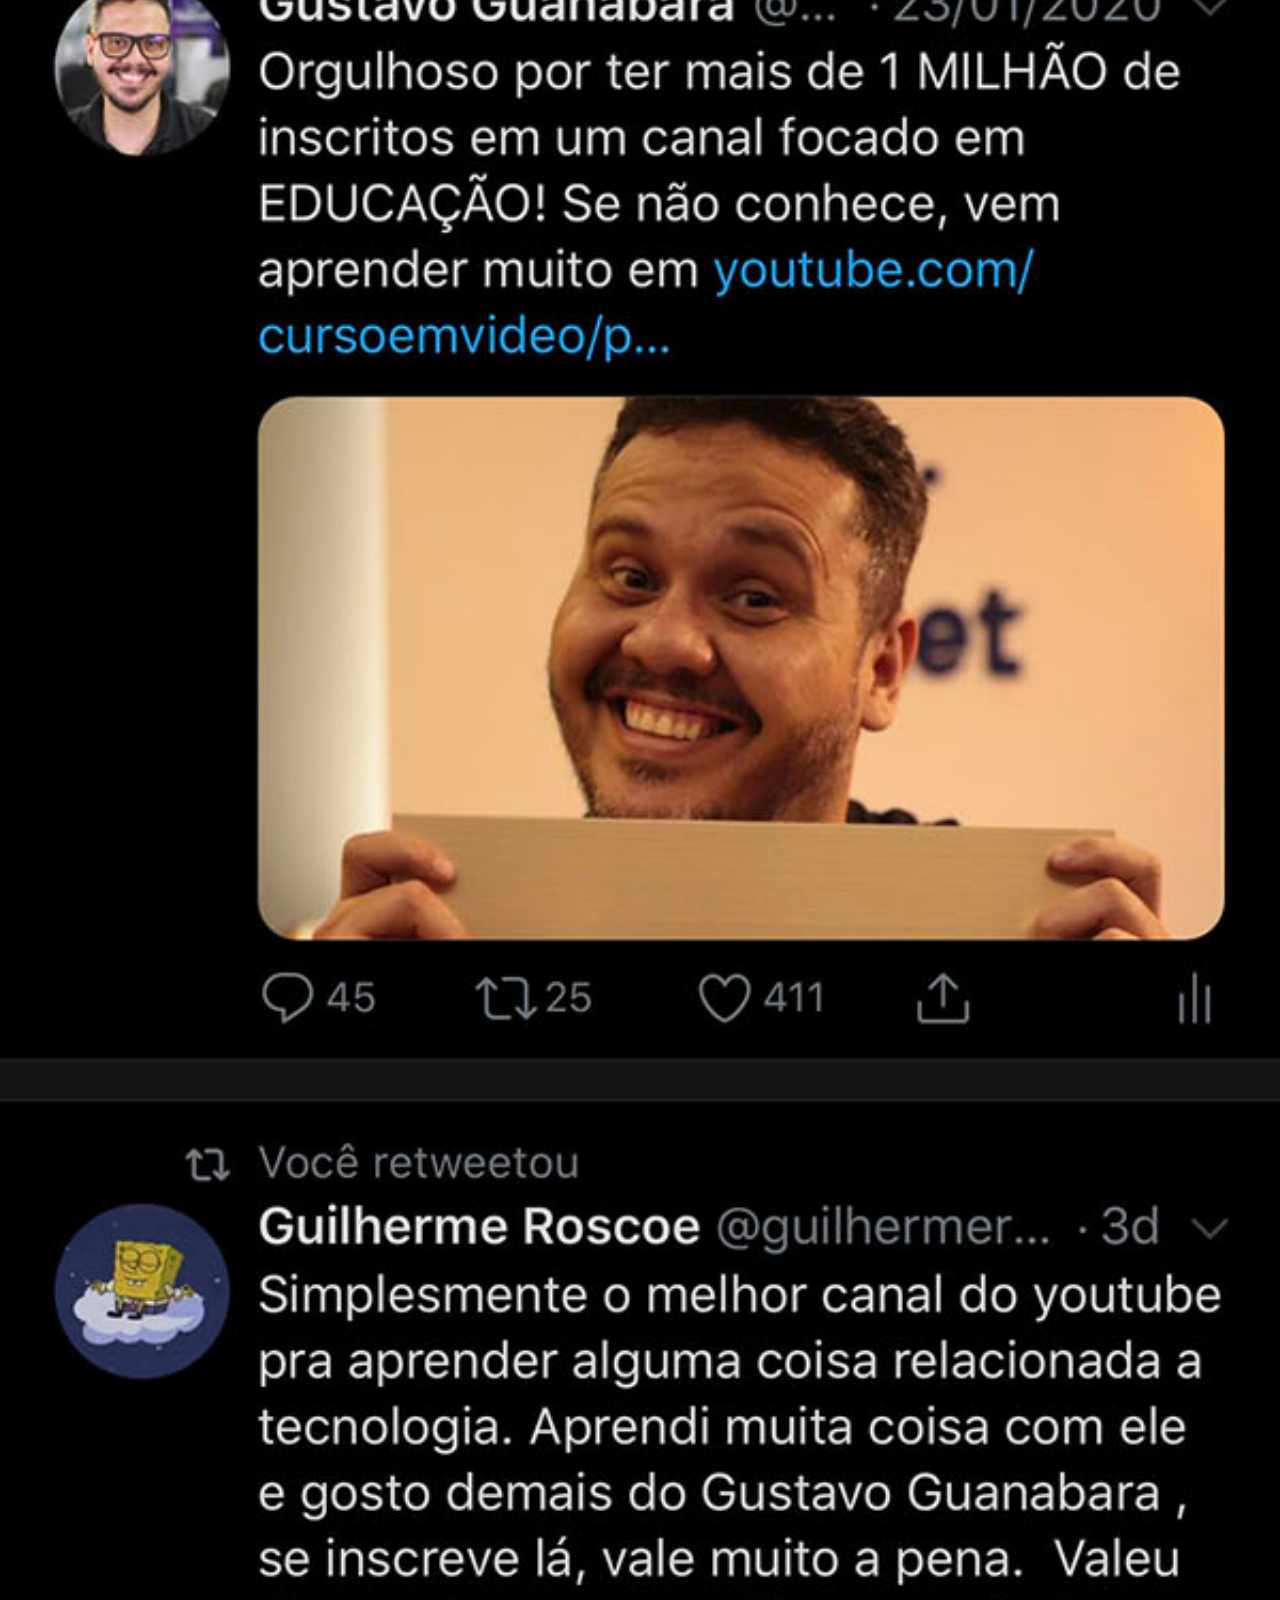
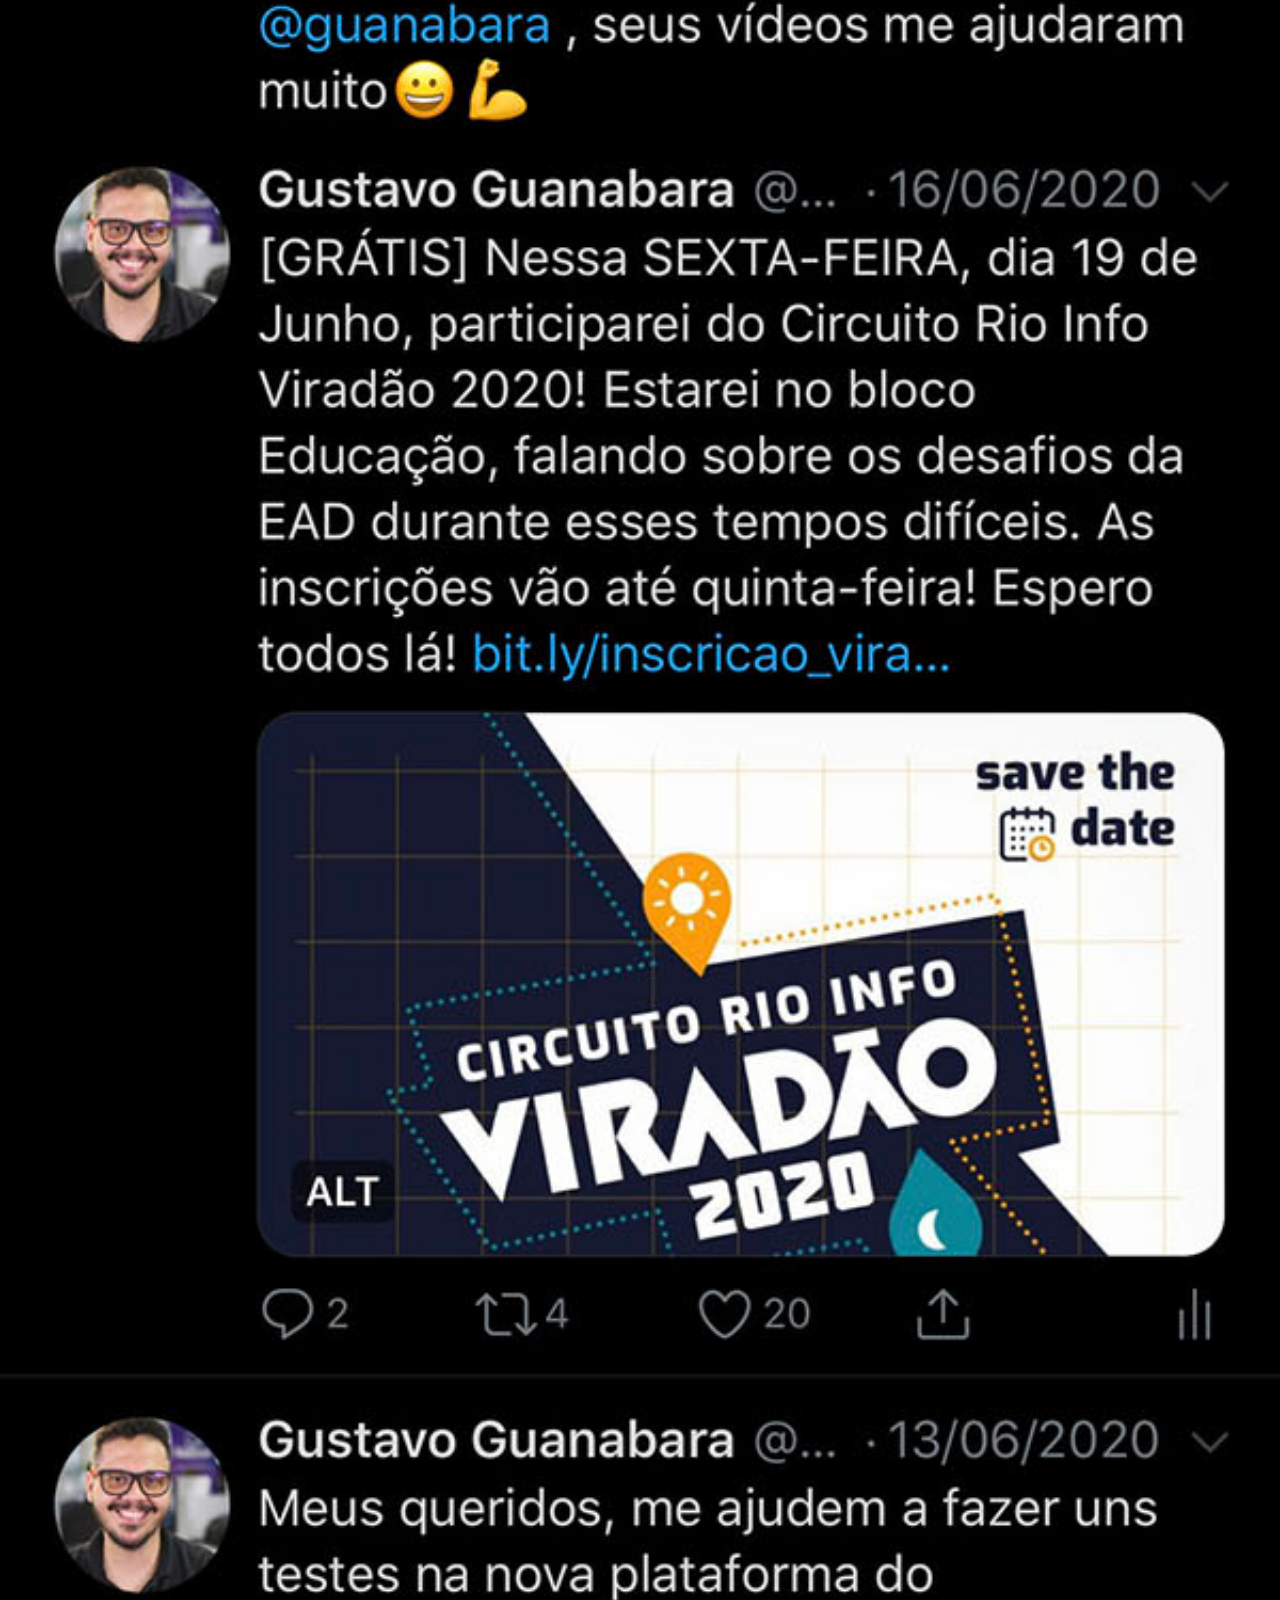
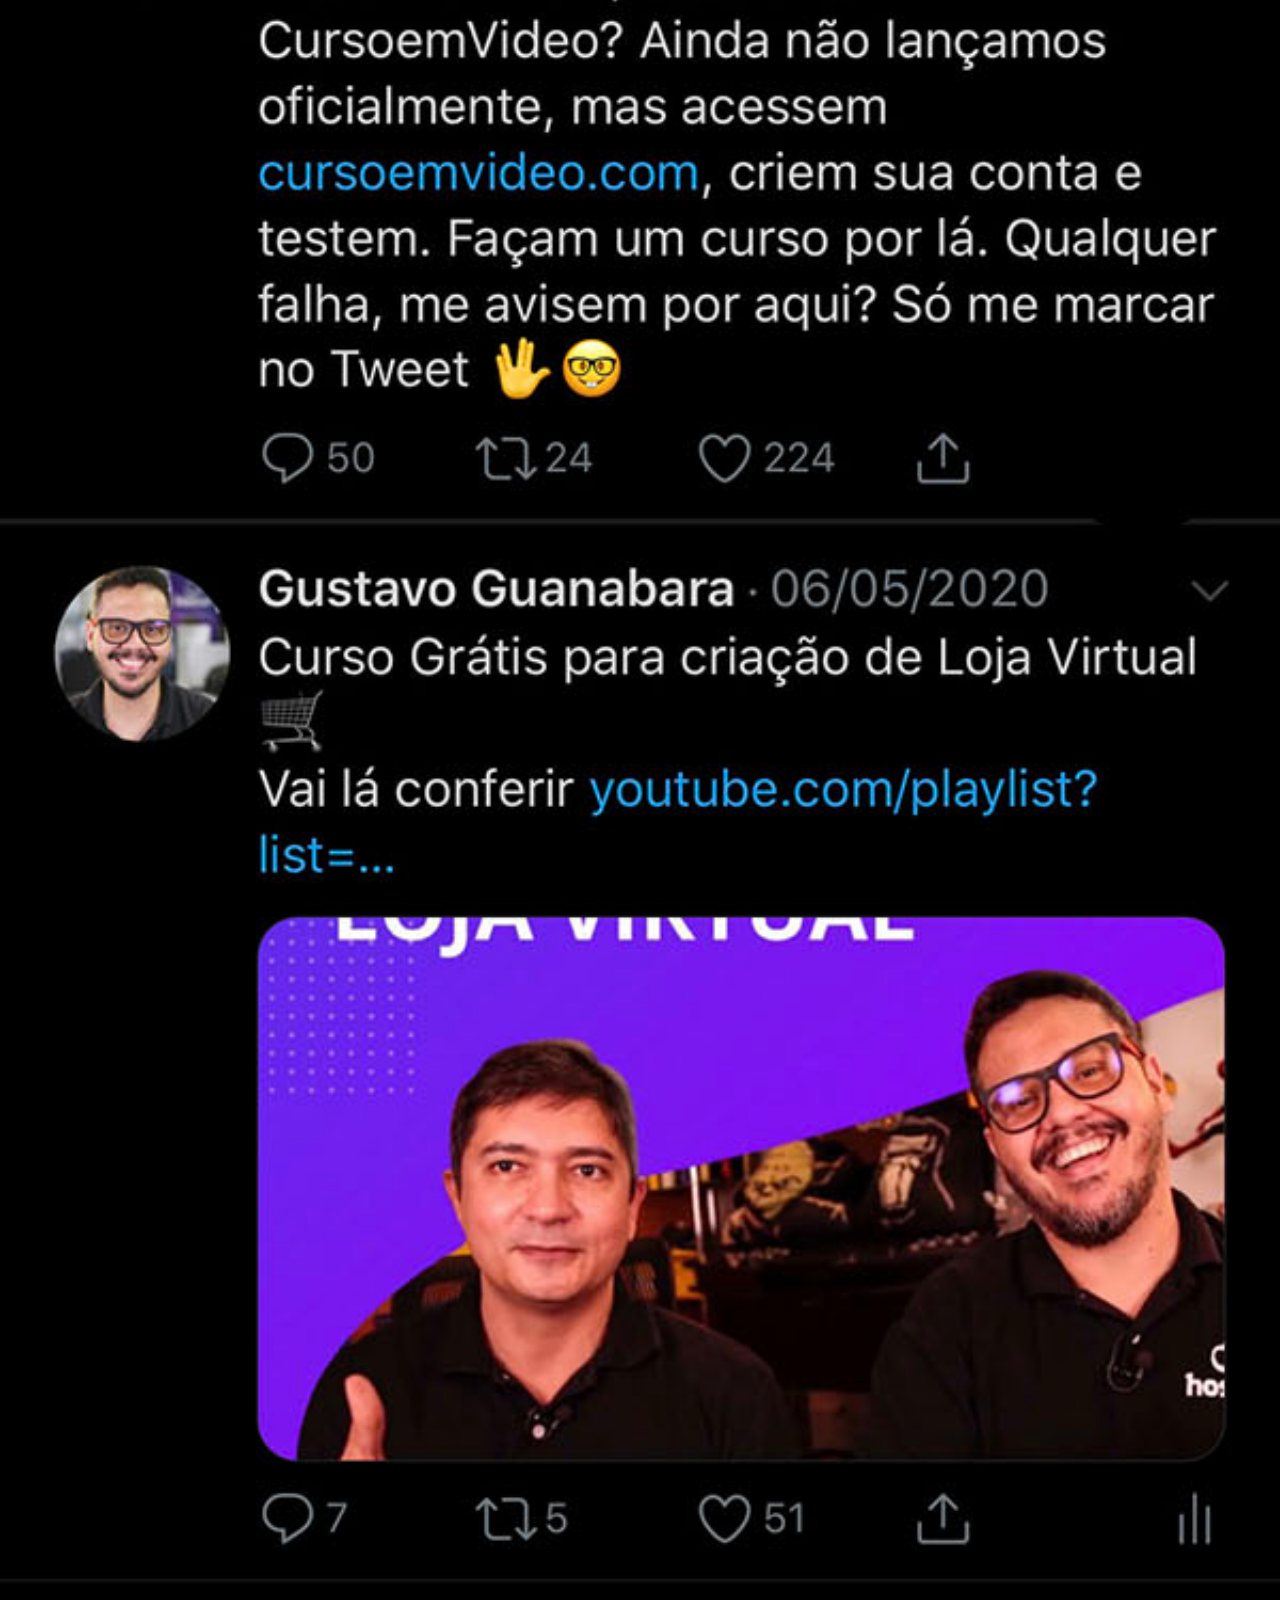
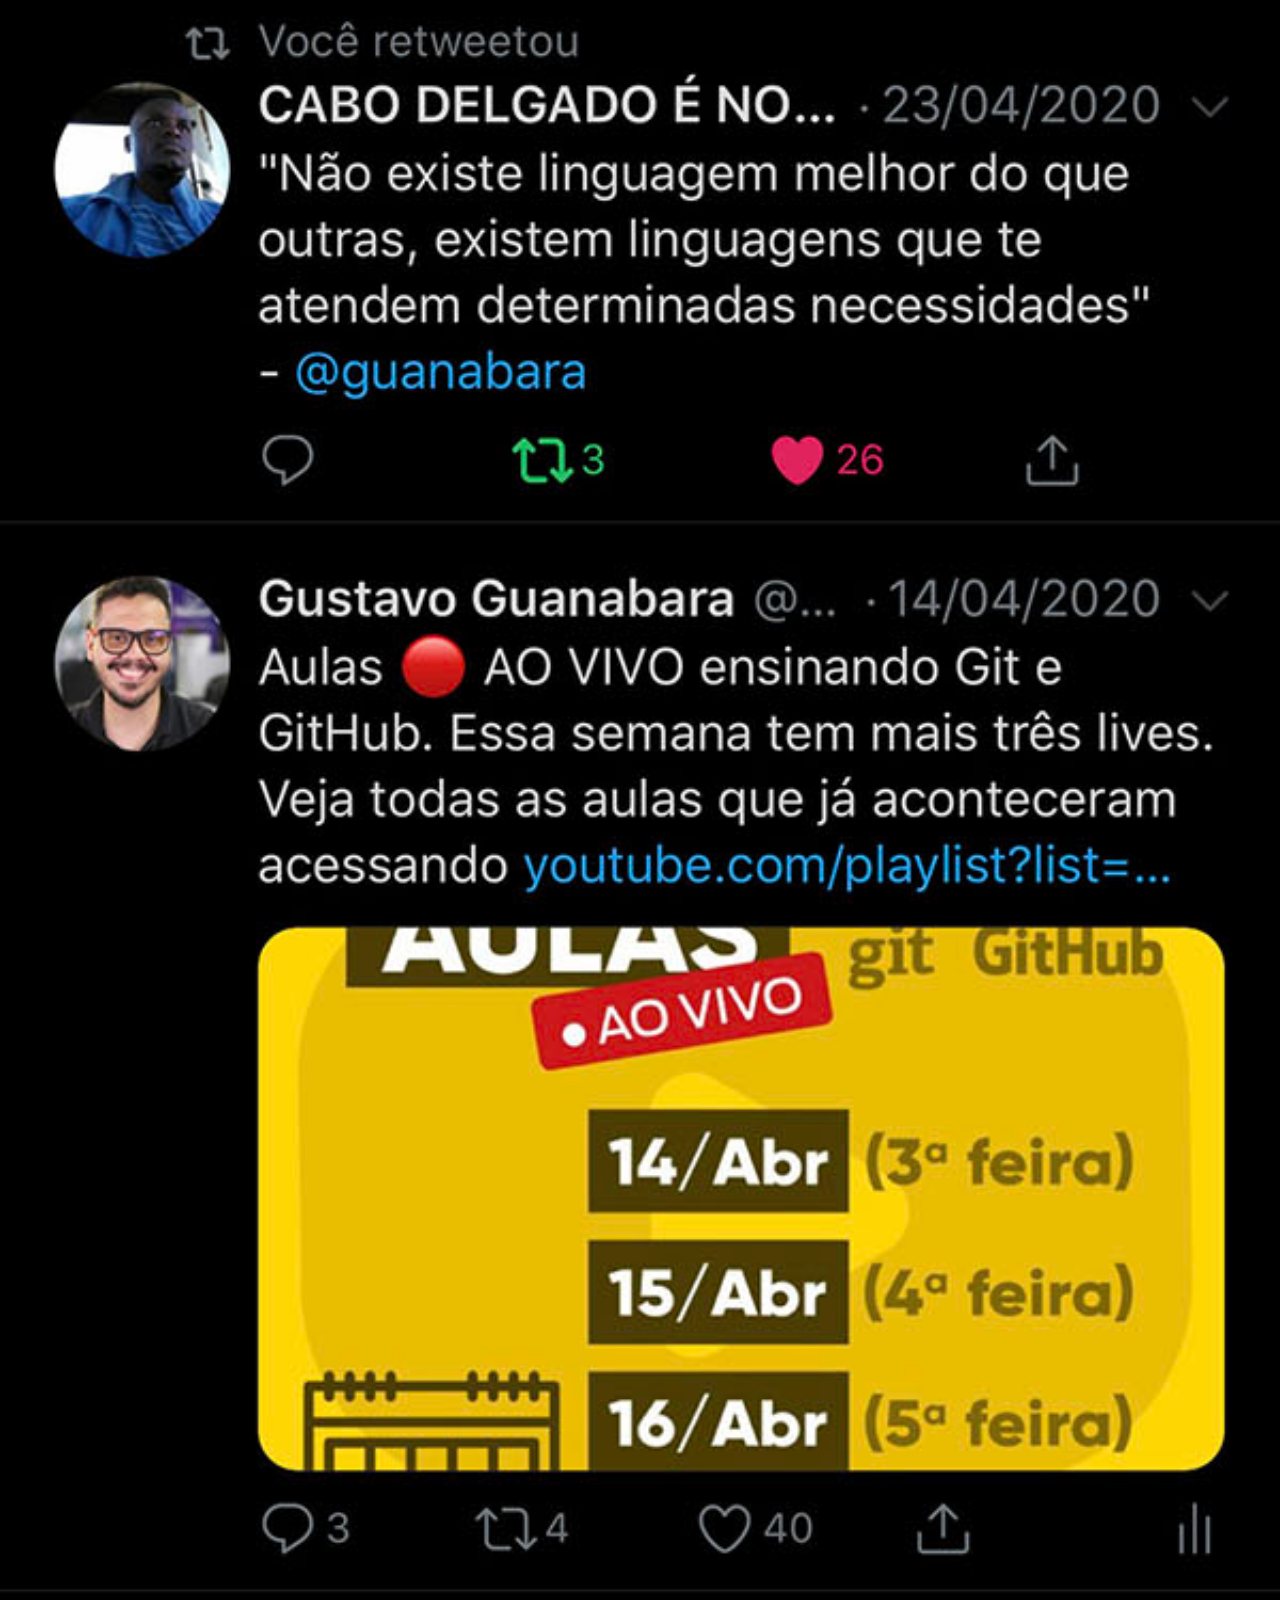
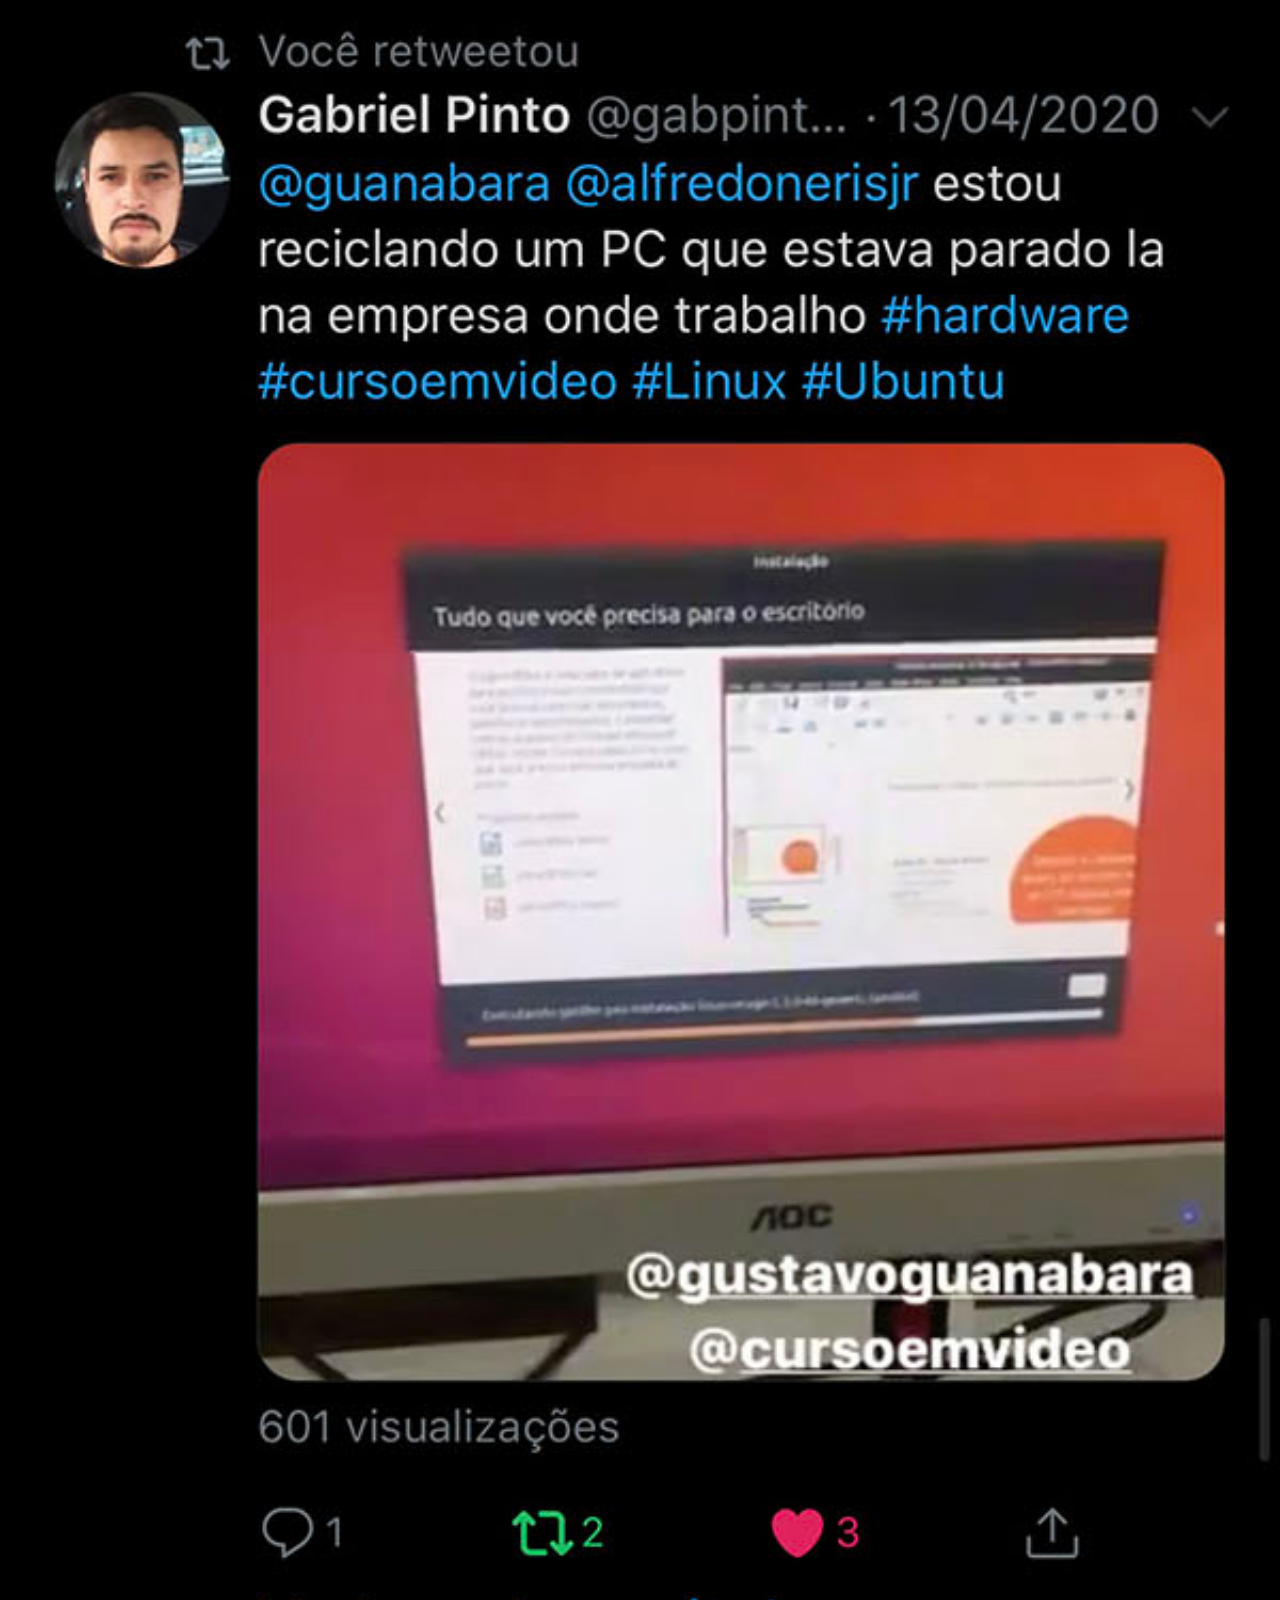
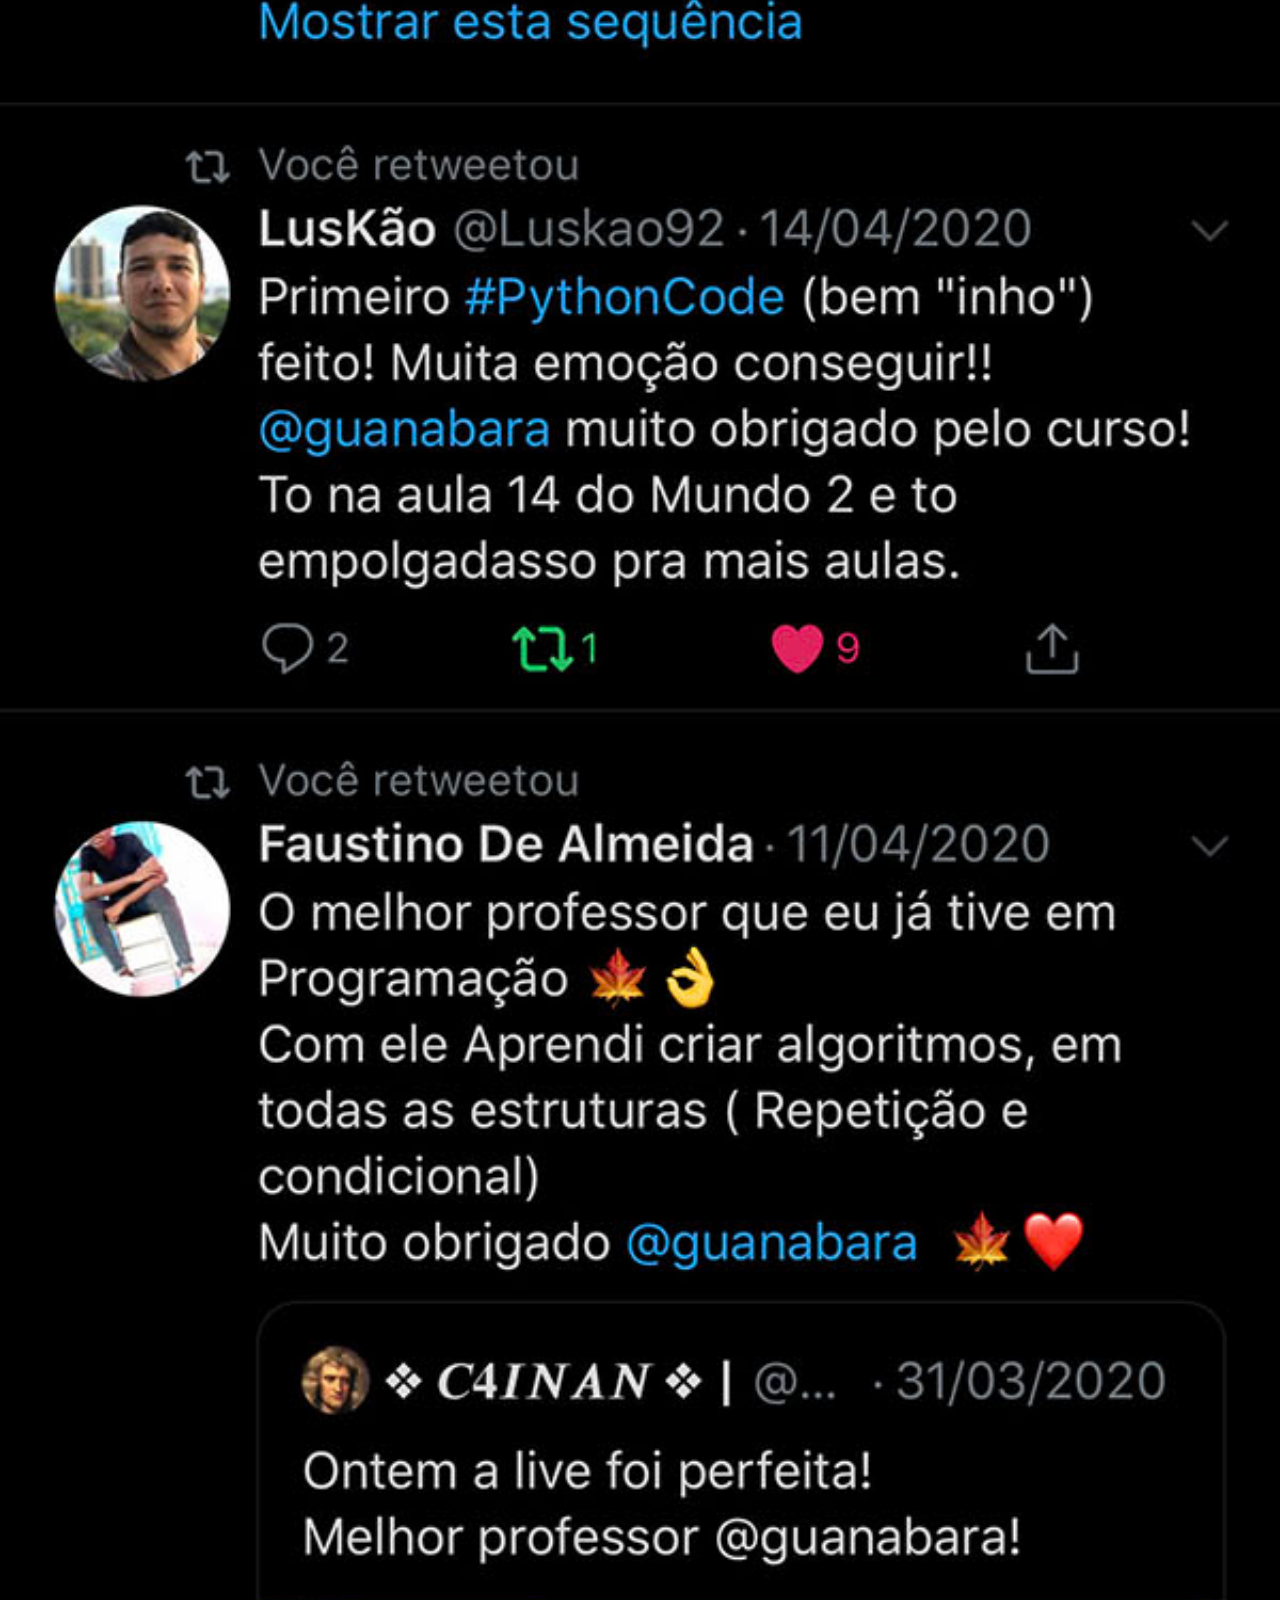
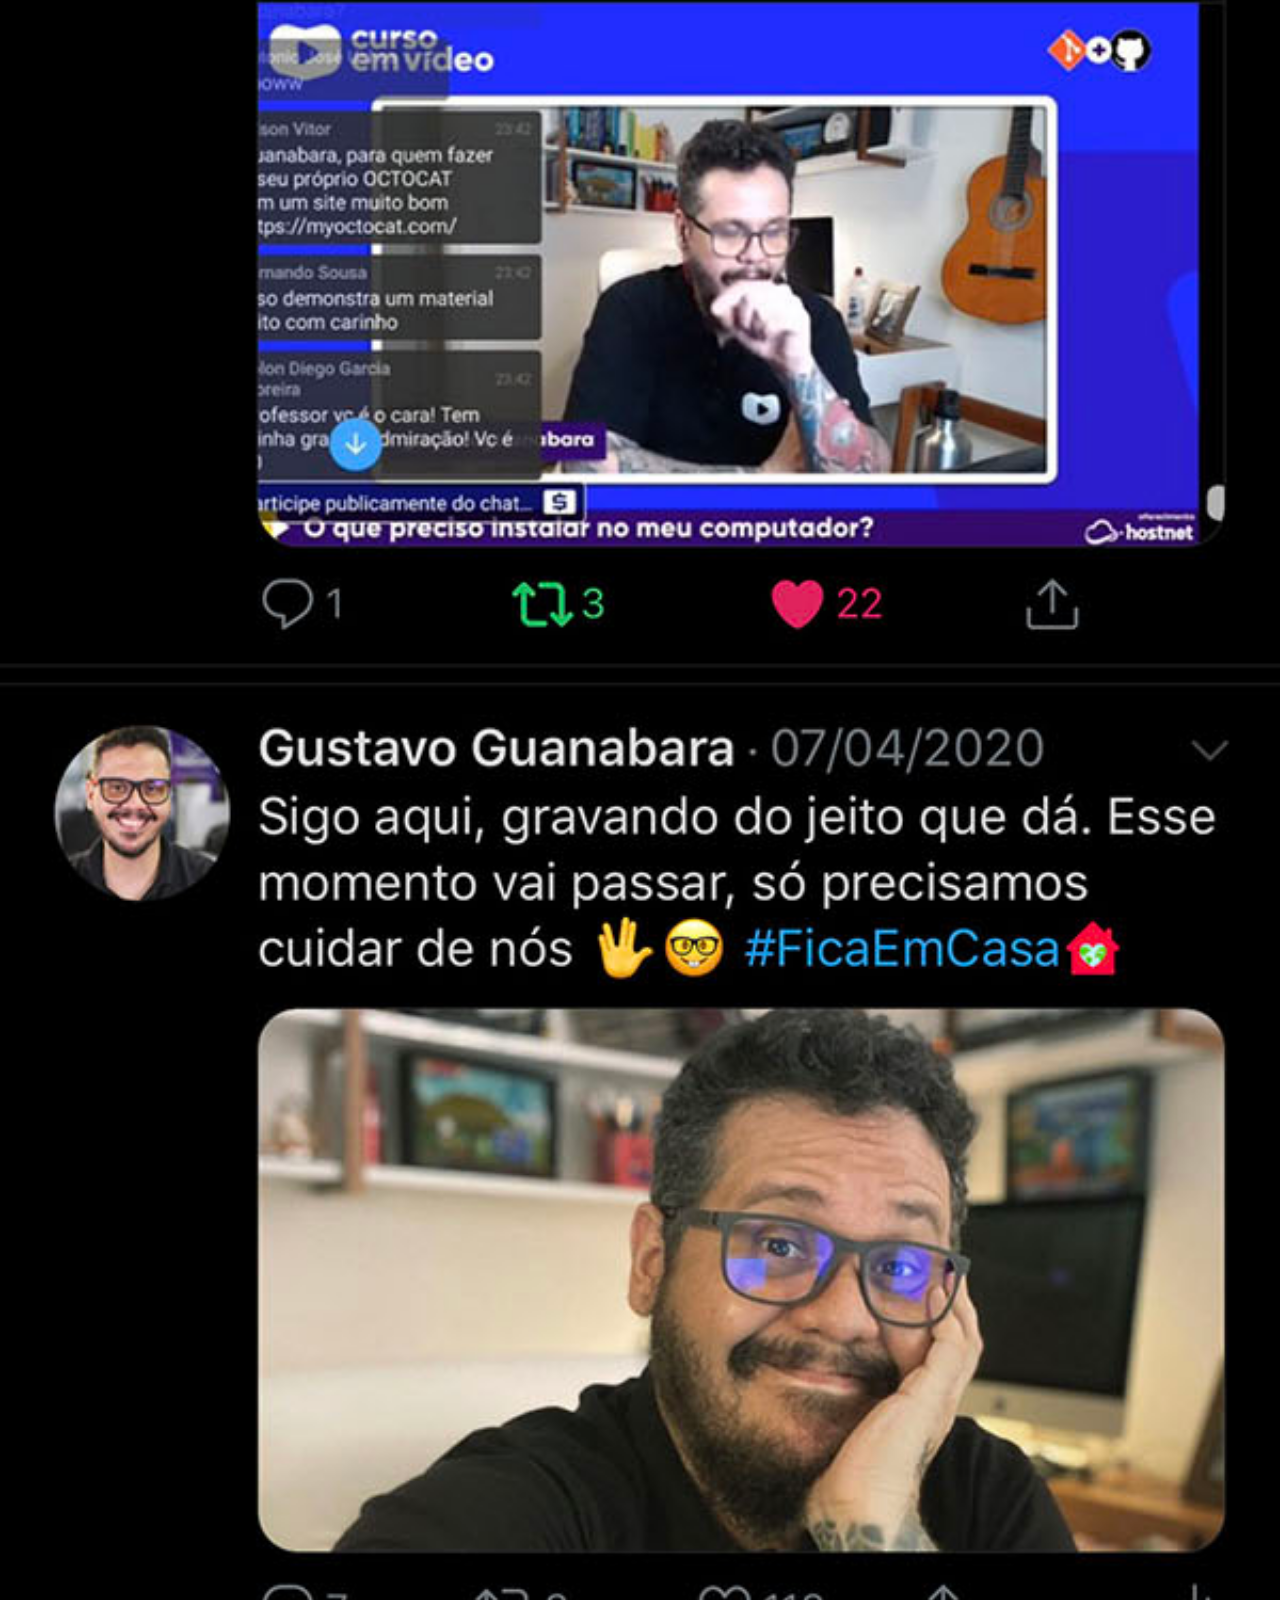
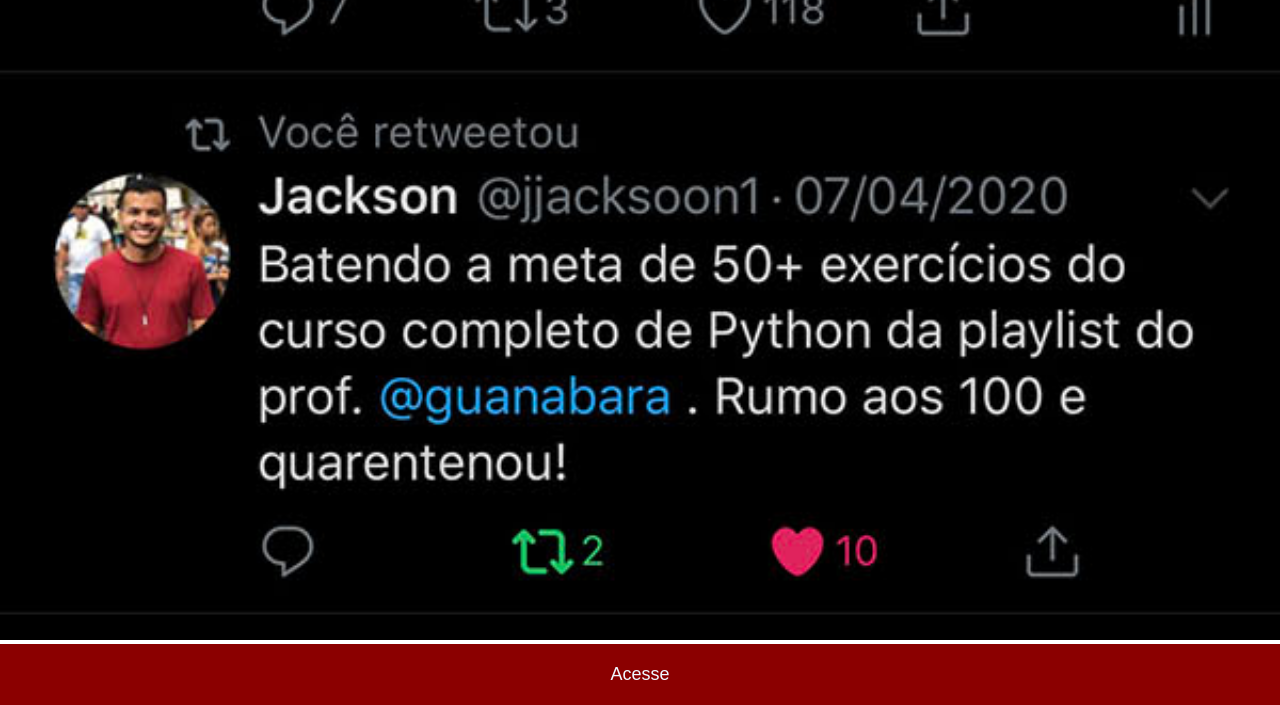
<file: tuiter.html>
<!DOCTYPE html>
<html lang="pt-br">
<head>
    <meta charset="UTF-8">
    <meta name="viewport" content="width=device-width, initial-scale=1.0">
    <title>Twitter</title>
    <link rel="stylesheet" href="estilos/social.css">
</head>
<body>
    <img src="imagens/tela-twitter.jpg" alt="Twitter">
    <a href="https://x.com/guanabara">Acesse</a>
</body>
</html>
</file>
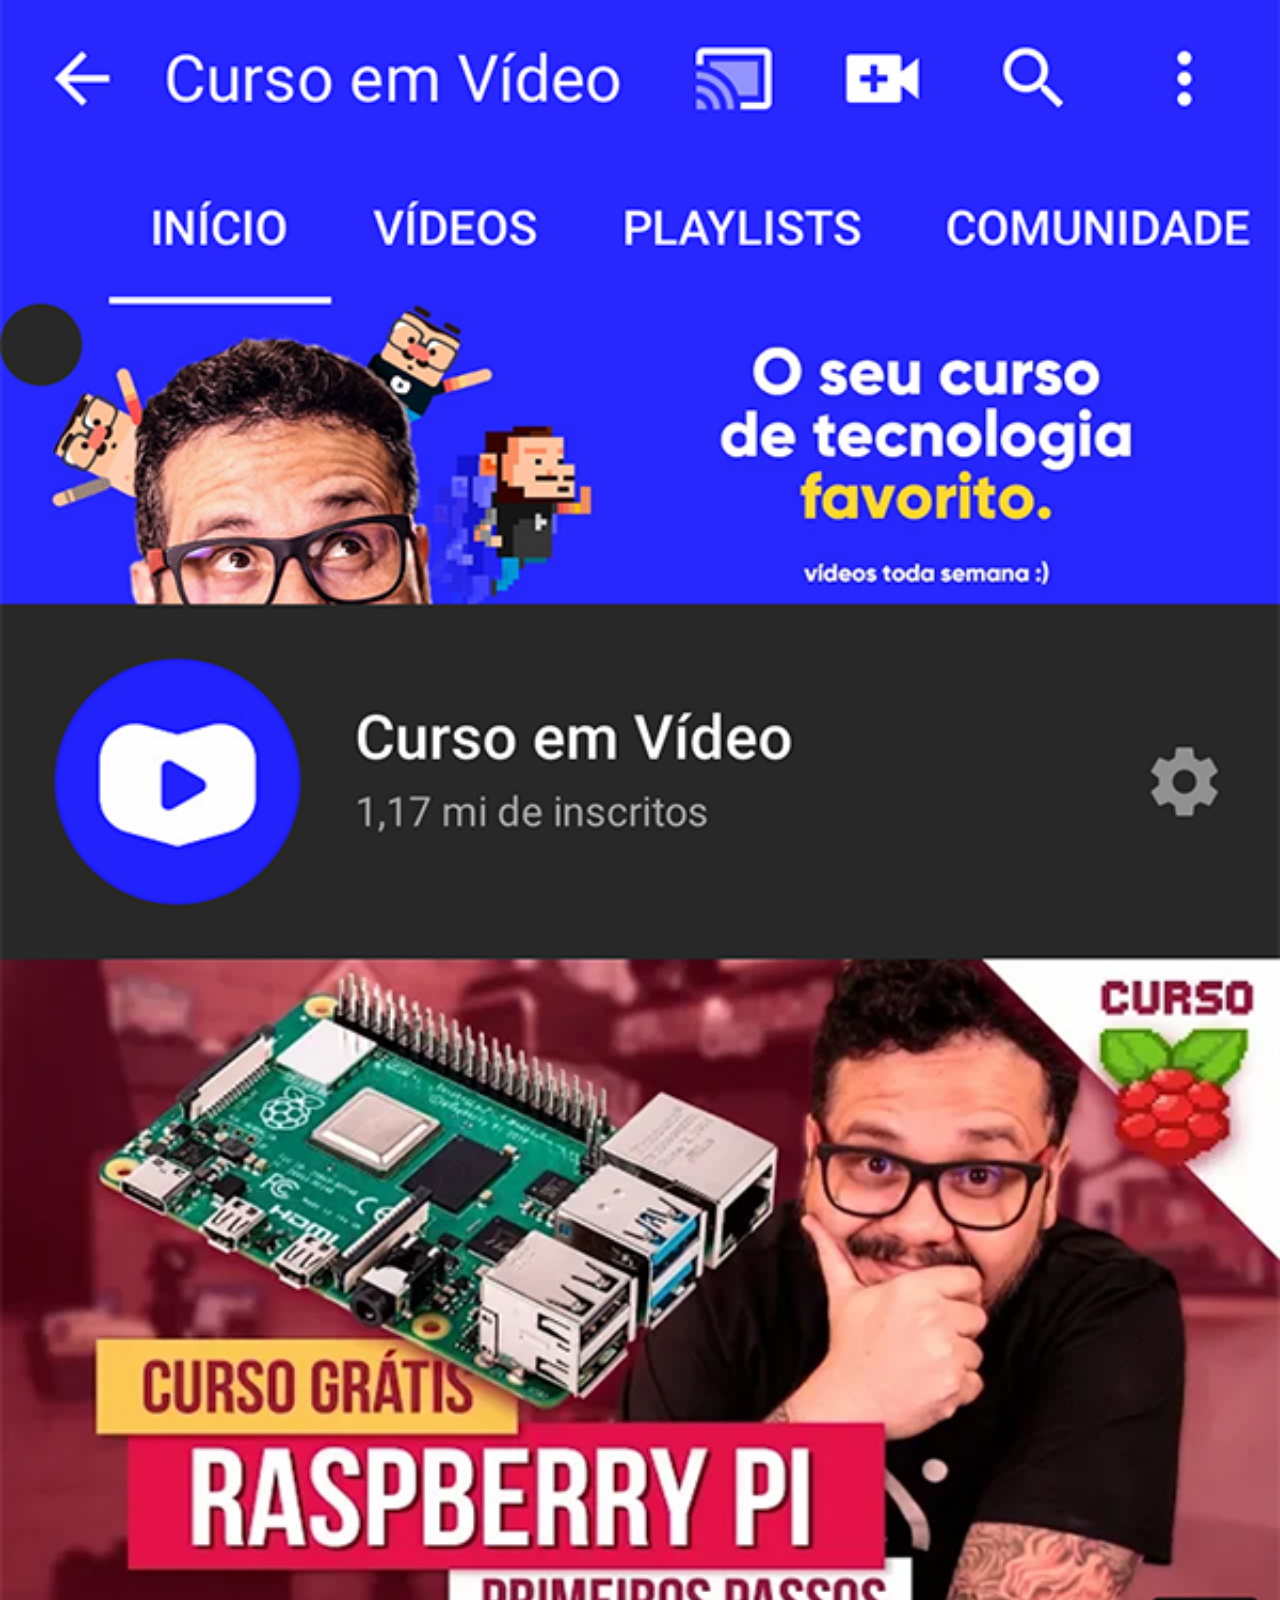
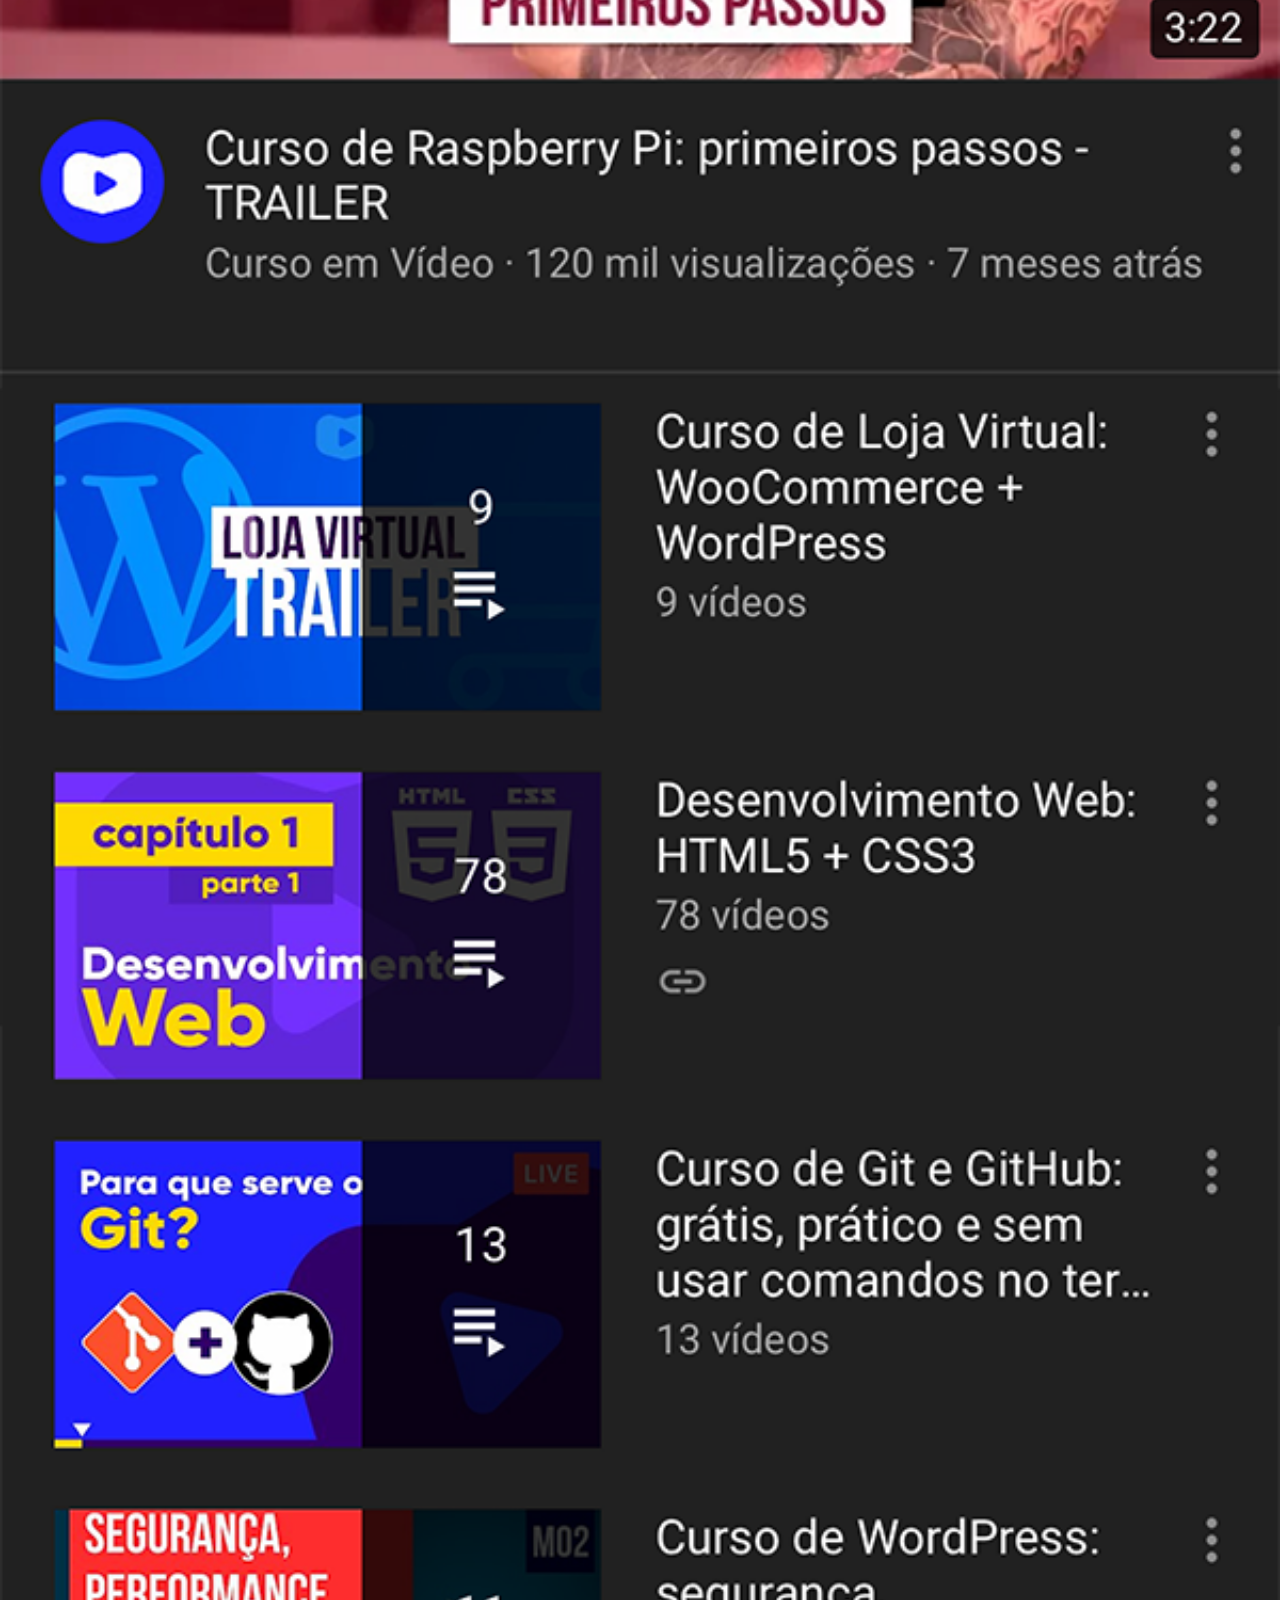
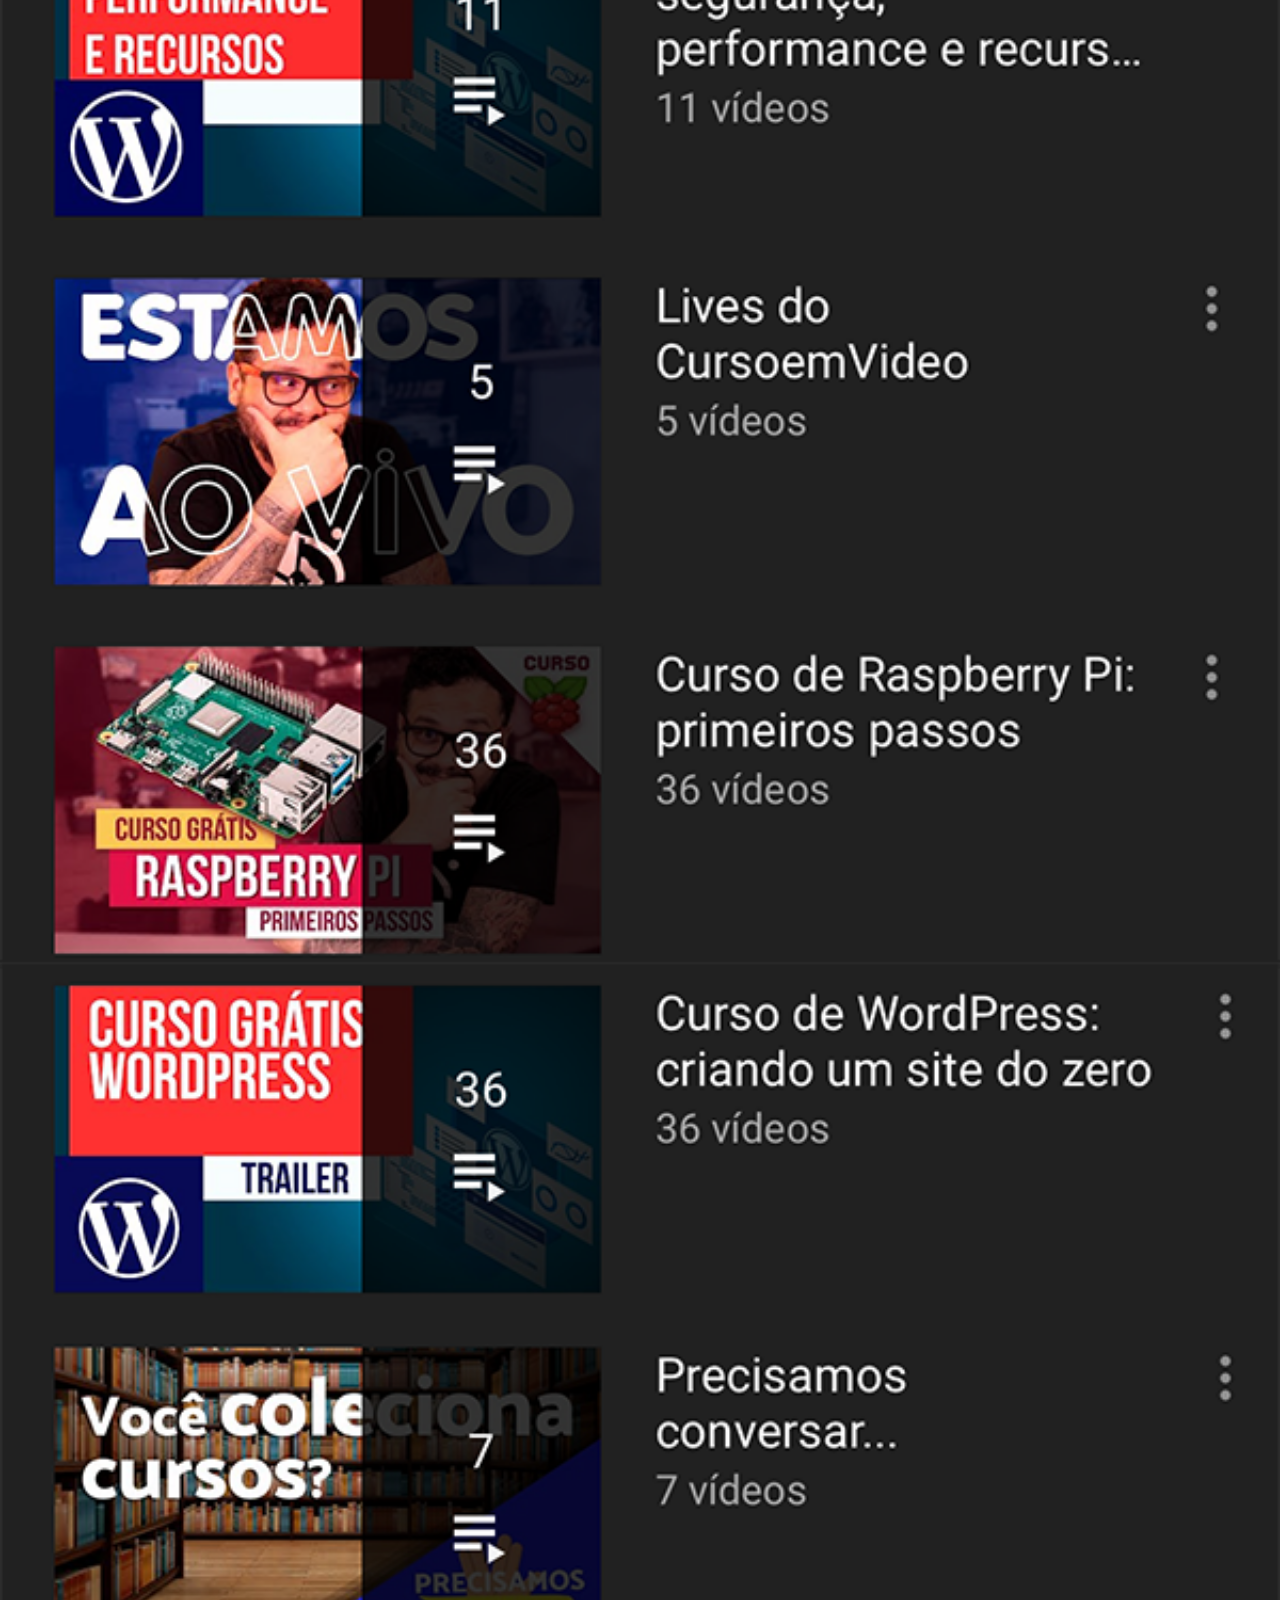
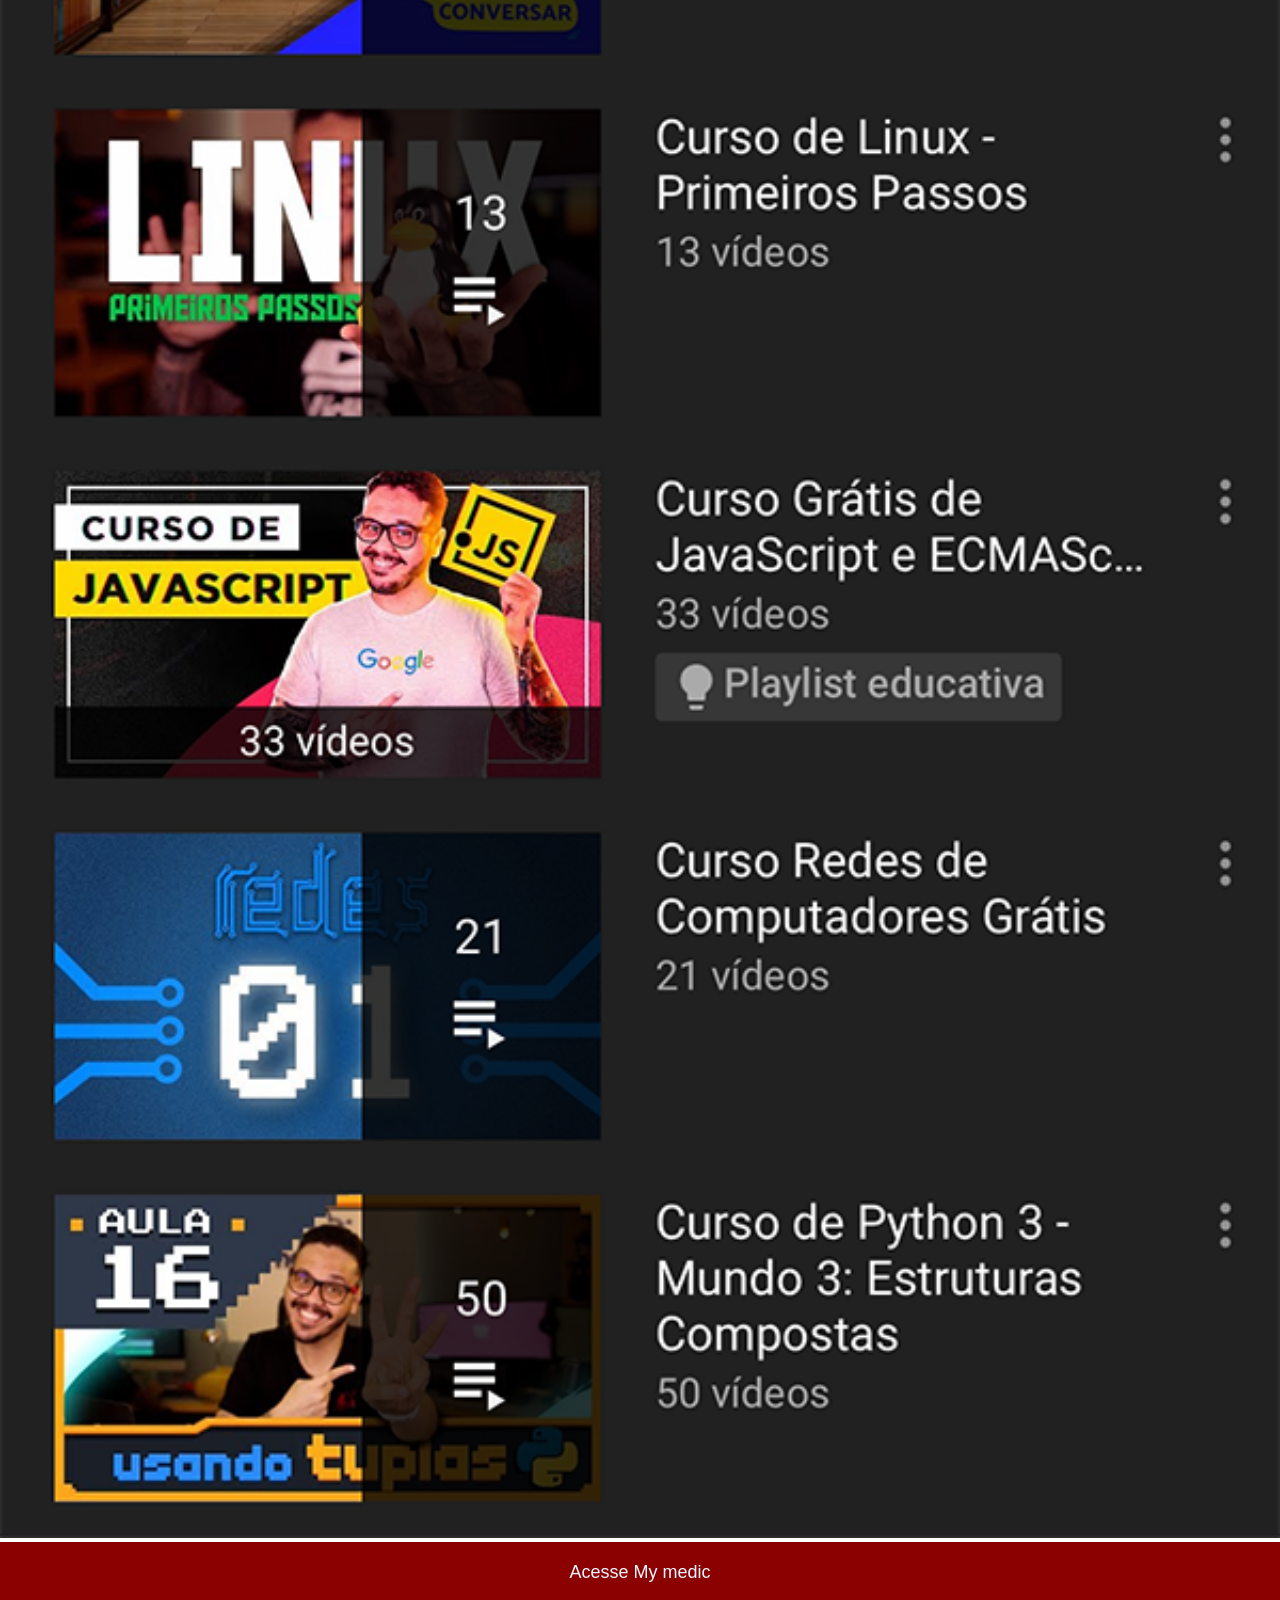
<file: yotube.html>
<!DOCTYPE html>
<html lang="pt-br">
<head>
    <meta charset="UTF-8">
    <meta name="viewport" content="width=device-width, initial-scale=1.0">
    <title>Yuotube</title>
    <link rel="stylesheet" href="estilos/social.css">
    <style>
        body{
            margin: 0px;
            padding: 0px;
            font-family: Arial, Helvetica, sans-serif;

        }
         ::-webkit-scrollbar{
                width: 0;
                height: 0px;
         }
        img{
           

            
            width: 100vw;
        }
        a{
            display:block ;
            background-color: darkred;
            padding: 20px;
            text-align: center;
            color: aliceblue;
            text-decoration: none;
            font-size: large;

        }
        a:hover{
            background-color: red;
            transform: translate( 5ps, 0px);
             transition: transform 0.5s, border 1s;
       
        }
    </style>
</head>
<body>
        <img src="imagens/tela-youtube.png" alt="">
       <a href="https://www.youtube.com/@mymedic.sistema/featured" target="_blank">Acesse My medic</a>
</body>
</html>
</file>
<file: estilos/style.css>
@charset "UTF-8"

    html, body{
        height: 100vh;
        width: 100vw;
        background-color: black;
         margin: 0;
        padding: 0;
    }
    main{
       height: 100vh;
       position: relative;
       
    }  
    section#telefone{
        position: absolute;
        top: 50%;
        left: 50%;
        transform: translate(-50%, -50%);


        height: 620px;
        width: 311px;
       
        background: url(../imagens/frame-iphone.png ) no-repeat;
    }
    body{
        background: url(../imagens/fundo-madeira.jpg) no-repeat top center ; 
        background-size: cover;
        background-attachment: fixed;
    }
    iframe#tela{
        position: relative;
        top: 80px;
        left: 22px;
        width: 100px;
        height: 471px;
        width: 267px;
        
    }
    section#redes-sociais img{
        width: 50px;
        margin: 10px;
        border-radius: 50%;
        box-shadow:  2px 2px 5px rgba(0, 0, 0, 0.493);
        box-sizing: border-box;
    }
    section#redes-sociais img:hover{
        border: 2px solid rgba(255, 255, 255, 0.685);
        transform: translate(5px, 0px );
        box-shadow: 5px 5px 10px rgba(0, 0, 0, 0.637);
        transition: transform 0.5s, border 1s;
       
    }
</file>
<file: estilos/social.css>
@charset "UTF-8";


body{
            margin: 0px;
            padding: 0px;
            font-family: Arial, Helvetica, sans-serif;

        }
         ::-webkit-scrollbar{
                width: 0;
                height: 0px;
         }
        img{
           

            
            width: 100vw;
        }
        a{
            display:block ;
            background-color: darkred;
            padding: 20px;
            text-align: center;
            color: aliceblue;
            text-decoration: none;
            font-size: large;

        }
        a:hover{
            background-color: red;
            transform: translate( 5ps, 0px);
             transition: transform 0.5s, border 1s;
       
        }
</file>
